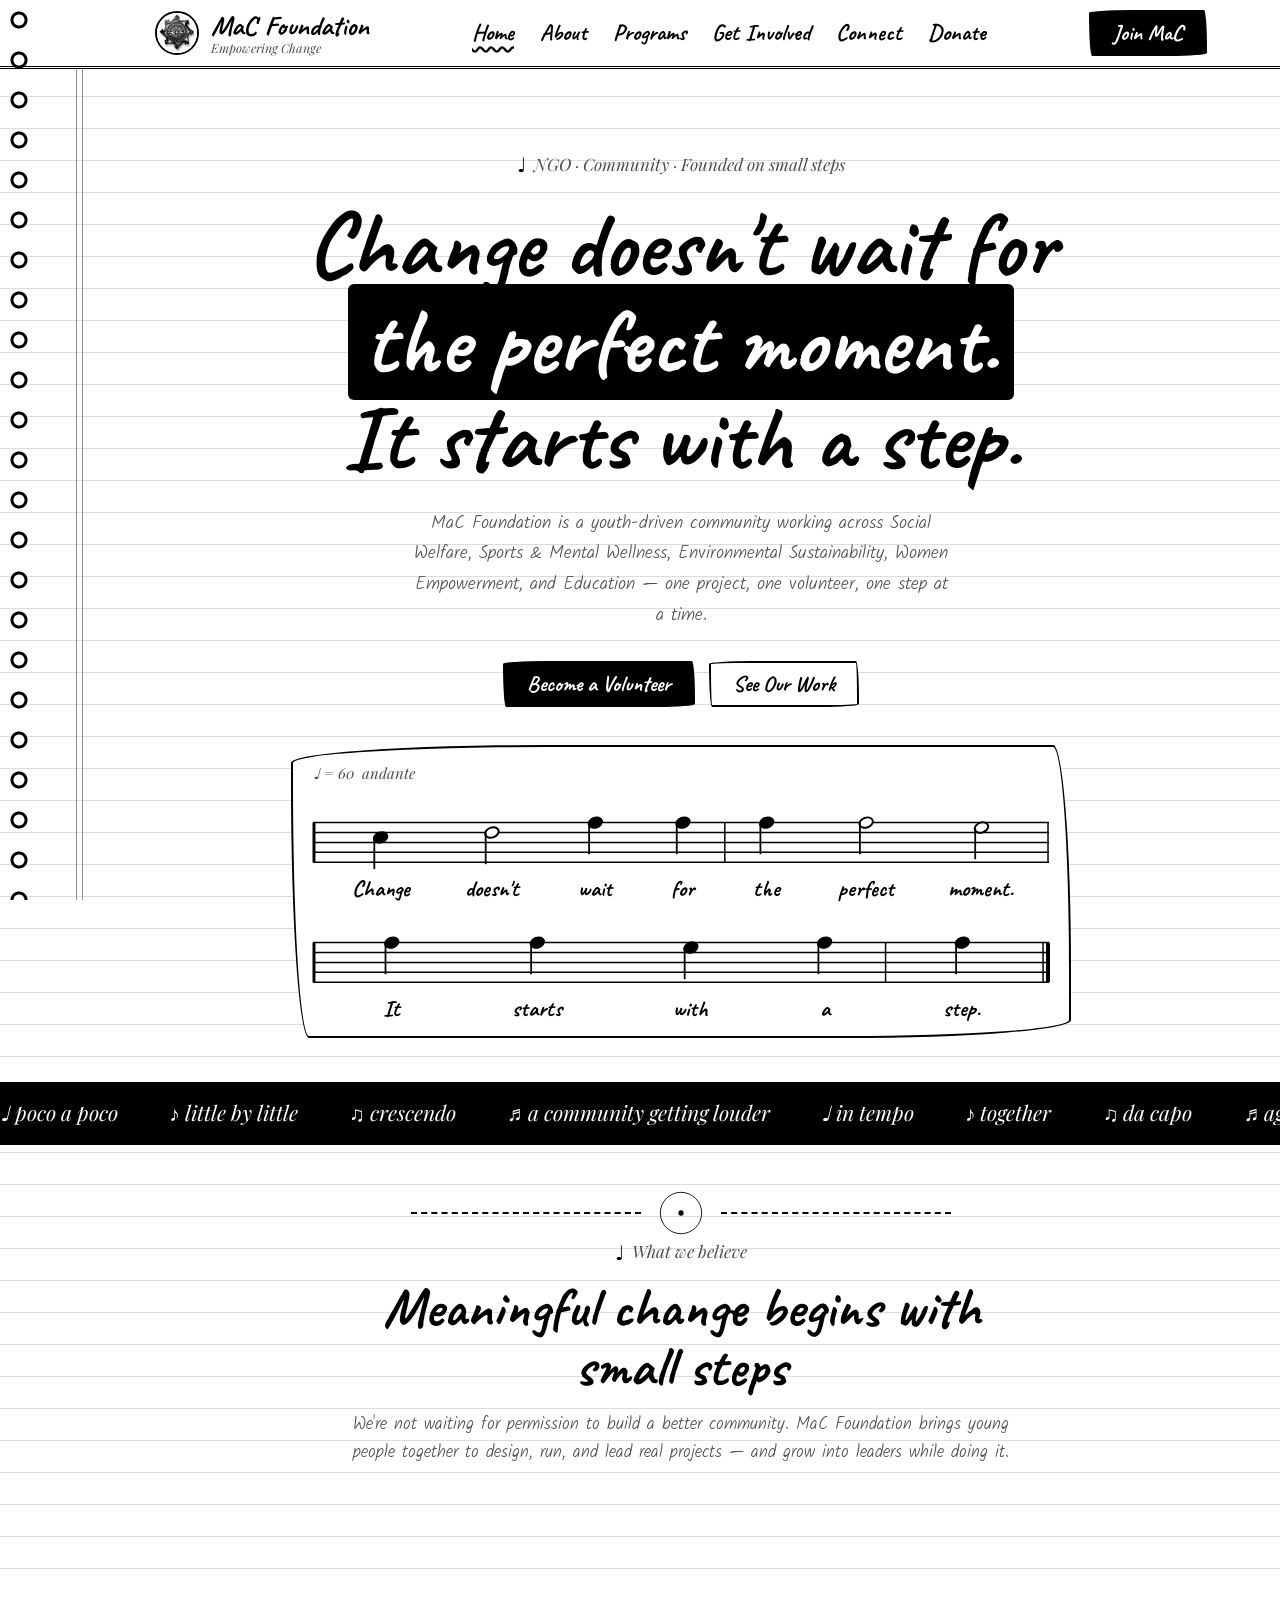
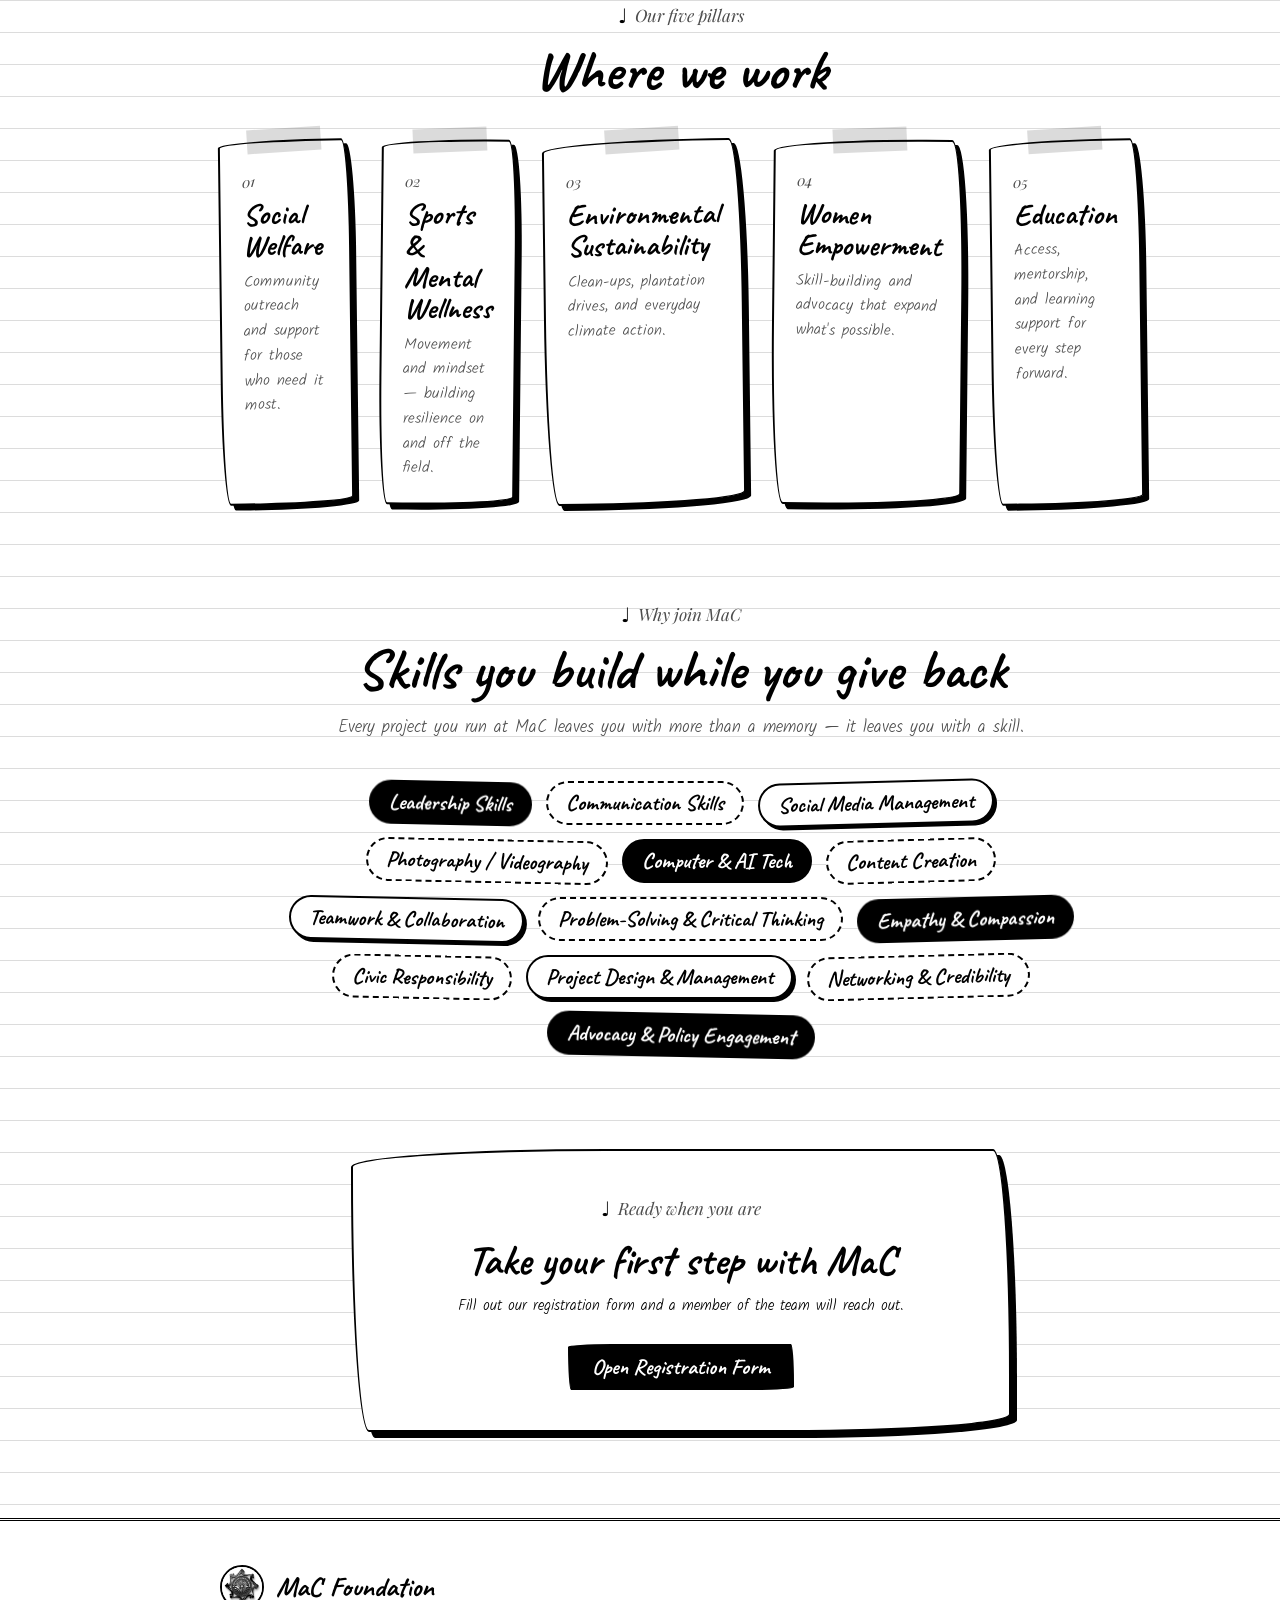
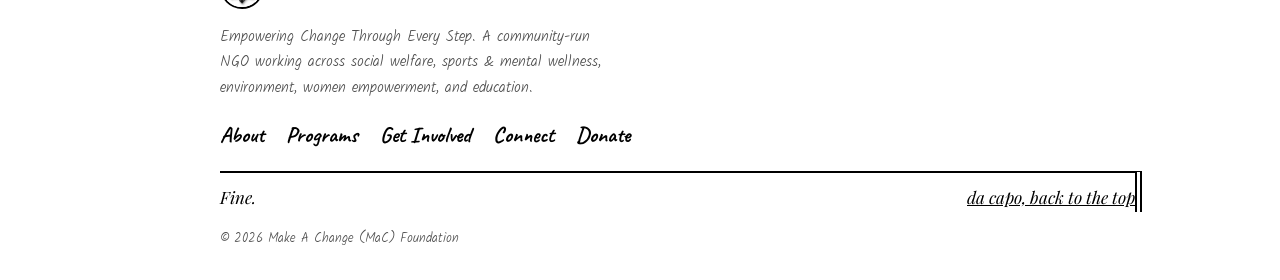
<file: index.html>
<!DOCTYPE html>
<html lang="en">
<head>
<meta charset="UTF-8">
<meta name="viewport" content="width=device-width, initial-scale=1.0">
<title>MaC Foundation — Empowering Change Through Every Step</title>
<meta name="description" content="Make A Change (MaC) Foundation is a youth-driven NGO working across Social Welfare, Sports & Mental Wellness, Environmental Sustainability, Women Empowerment, and Education.">
<link rel="icon" href="assets/logo.jpg">
<link rel="preconnect" href="https://fonts.googleapis.com">
<link href="https://fonts.googleapis.com/css2?family=Caveat:wght@500;700&family=Kalam:wght@300;400&family=Playfair+Display:ital@1&display=swap" rel="stylesheet">
<link rel="stylesheet" href="assets/style.css">
<script>document.documentElement.classList.add("js");try{var p=location.pathname.split("/").pop();if(!(p===""||p==="index.html")&&sessionStorage.getItem("mac-seen"))document.documentElement.classList.add("no-loader");sessionStorage.setItem("mac-seen","1")}catch(e){}</script>
</head>
<body>
<div class="loader" id="loader" role="status" aria-label="Loading">
  <div class="loader-page">
    <p class="loader-text"><span>Good things take time</span></p>
    <div class="loader-staff"><i></i><i></i><i></i><i></i><i></i><b></b></div>
    <p class="loader-sub">♩ = 40 &nbsp;adagio</p>
  </div>
  <p class="loader-skip">tap to skip</p>
</div>


<header class="site">
  <div class="nav-row">
    <a href="index.html" class="brand">
      <img src="assets/logo.jpg" alt="MaC Foundation emblem">
      <span class="word"><b>MaC</b> Foundation<span>Empowering Change</span></span>
    </a>
    <nav class="links">
      <a href="index.html">Home</a>
      <a href="about.html">About</a>
      <a href="programs.html">Programs</a>
      <a href="get-involved.html">Get Involved</a>
      <a href="contact.html">Connect</a>
      <a href="donate.html">Donate</a>
    </nav>
    <a class="nav-cta" href="get-involved.html">Join MaC</a>
    <button class="menu-btn" aria-label="Toggle menu">☰</button>
  </div>
</header>

<section class="hero">
    <div class="wrap hero-inner">
    <div class="eyebrow" style="justify-content:center;">NGO · Community · Founded on small steps</div>
    <h1>Change doesn't wait for<br><em>the perfect moment.</em><br>It starts with a step.</h1>
    <p class="lede">MaC Foundation is a youth-driven community working across Social Welfare, Sports &amp; Mental Wellness, Environmental Sustainability, Women Empowerment, and Education — one project, one volunteer, one step at a time.</p>
    <div class="hero-ctas">
      <a class="btn btn-primary" href="get-involved.html">Become a Volunteer</a>
      <a class="btn btn-ghost" href="programs.html">See Our Work</a>
    </div>
    <div class="melody" data-lyrics="Change doesn't wait for the perfect moment. It starts with a step." data-tempo="andante"></div>
  </div>
</section>

<div class="marquee" aria-hidden="true"><div><span>♩ poco a poco</span> <span>♪ little by little</span> <span>♫ crescendo</span> <span>♬ a community getting louder</span> <span>♩ in tempo</span> <span>♪ together</span> <span>♫ da capo</span> <span>♬ again, and again</span><span>♩ poco a poco</span> <span>♪ little by little</span> <span>♫ crescendo</span> <span>♬ a community getting louder</span> <span>♩ in tempo</span> <span>♪ together</span> <span>♫ da capo</span> <span>♬ again, and again</span></div></div>

<section>
  <div class="wrap">
    <div class="wheel-divider reveal">
      <span class="bar"></span>
      <svg class="hub" viewBox="0 0 100 100">
        <circle cx="50" cy="50" r="47" fill="none" stroke="var(--line-strong)" stroke-width="2"/>
        <circle cx="50" cy="50" r="6" fill="var(--ink-2)"/>
      </svg>
      <span class="bar right"></span>
    </div>
    <div class="section-head reveal">
      <div class="eyebrow" style="justify-content:center;">What we believe</div>
      <h2>Meaningful change begins with small steps</h2>
      <p>We're not waiting for permission to build a better community. MaC Foundation brings young people together to design, run, and lead real projects — and grow into leaders while doing it.</p>
    </div>
  </div>
</section>

<section>
  <div class="wrap">
    <div class="section-head reveal">
      <div class="eyebrow" style="justify-content:center;">Our five pillars</div>
      <h2>Where we work</h2>
    </div>
    <div class="grid cols-5">
      <div class="card reveal">
        <div class="num">01</div>
        <h3>Social Welfare</h3>
        <p>Community outreach and support for those who need it most.</p>
      </div>
      <div class="card reveal">
        <div class="num">02</div>
        <h3>Sports &amp; Mental Wellness</h3>
        <p>Movement and mindset — building resilience on and off the field.</p>
      </div>
      <div class="card reveal">
        <div class="num">03</div>
        <h3>Environmental Sustainability</h3>
        <p>Clean-ups, plantation drives, and everyday climate action.</p>
      </div>
      <div class="card reveal">
        <div class="num">04</div>
        <h3>Women Empowerment</h3>
        <p>Skill-building and advocacy that expand what's possible.</p>
      </div>
      <div class="card reveal">
        <div class="num">05</div>
        <h3>Education</h3>
        <p>Access, mentorship, and learning support for every step forward.</p>
      </div>
    </div>
  </div>
</section>

<section>
  <div class="wrap">
    <div class="section-head reveal">
      <div class="eyebrow" style="justify-content:center;">Why join MaC</div>
      <h2>Skills you build while you give back</h2>
      <p>Every project you run at MaC leaves you with more than a memory — it leaves you with a skill.</p>
    </div>
    <div class="chip-grid reveal">
      <span class="chip accent-1">Leadership Skills</span>
      <span class="chip">Communication Skills</span>
      <span class="chip accent-2">Social Media Management</span>
      <span class="chip">Photography / Videography</span>
      <span class="chip accent-1">Computer &amp; AI Tech</span>
      <span class="chip">Content Creation</span>
      <span class="chip accent-2">Teamwork &amp; Collaboration</span>
      <span class="chip">Problem-Solving &amp; Critical Thinking</span>
      <span class="chip accent-1">Empathy &amp; Compassion</span>
      <span class="chip">Civic Responsibility</span>
      <span class="chip accent-2">Project Design &amp; Management</span>
      <span class="chip">Networking &amp; Credibility</span>
      <span class="chip accent-1">Advocacy &amp; Policy Engagement</span>
    </div>
  </div>
</section>

<section>
  <div class="wrap">
    <div class="form-panel reveal" style="text-align:center;">
      <div class="eyebrow" style="justify-content:center;">Ready when you are</div>
      <h2 style="margin:14px 0 12px; font-size:28px;">Take your first step with MaC</h2>
      <p style="color:var(--text-dim); font-size:14.5px; margin-bottom:24px;">Fill out our registration form and a member of the team will reach out.</p>
      <a class="btn btn-primary" href="https://docs.google.com/forms/d/e/1FAIpQLSfW98B5haho9LvxrbwwzlAPbi4ExffO91Ml_QFrFjEGPkQFaA/viewform" target="_blank" rel="noopener">Open Registration Form</a>
    </div>
  </div>
</section>

<footer class="site">
  <div class="wrap">
    <a href="index.html" class="brand">
      <img src="assets/logo.jpg" alt="MaC Foundation emblem">
      <span class="word"><b>MaC</b> Foundation</span>
    </a>
    <p class="tag">Empowering Change Through Every Step. A community-run NGO working across social welfare, sports &amp; mental wellness, environment, women empowerment, and education.</p>
    <nav class="fnav">
      <a href="about.html">About</a>
      <a href="programs.html">Programs</a>
      <a href="get-involved.html">Get Involved</a>
      <a href="contact.html">Connect</a>
      <a href="donate.html">Donate</a>
    </nav>
    <div class="fine"><span>Fine.</span><a href="#">da capo, back to the top</a></div>
    <p class="copy">© 2026 Make A Change (MaC) Foundation</p>
  </div>
</footer>

<script src="assets/script.js"></script>
</body>
</html>
</file>
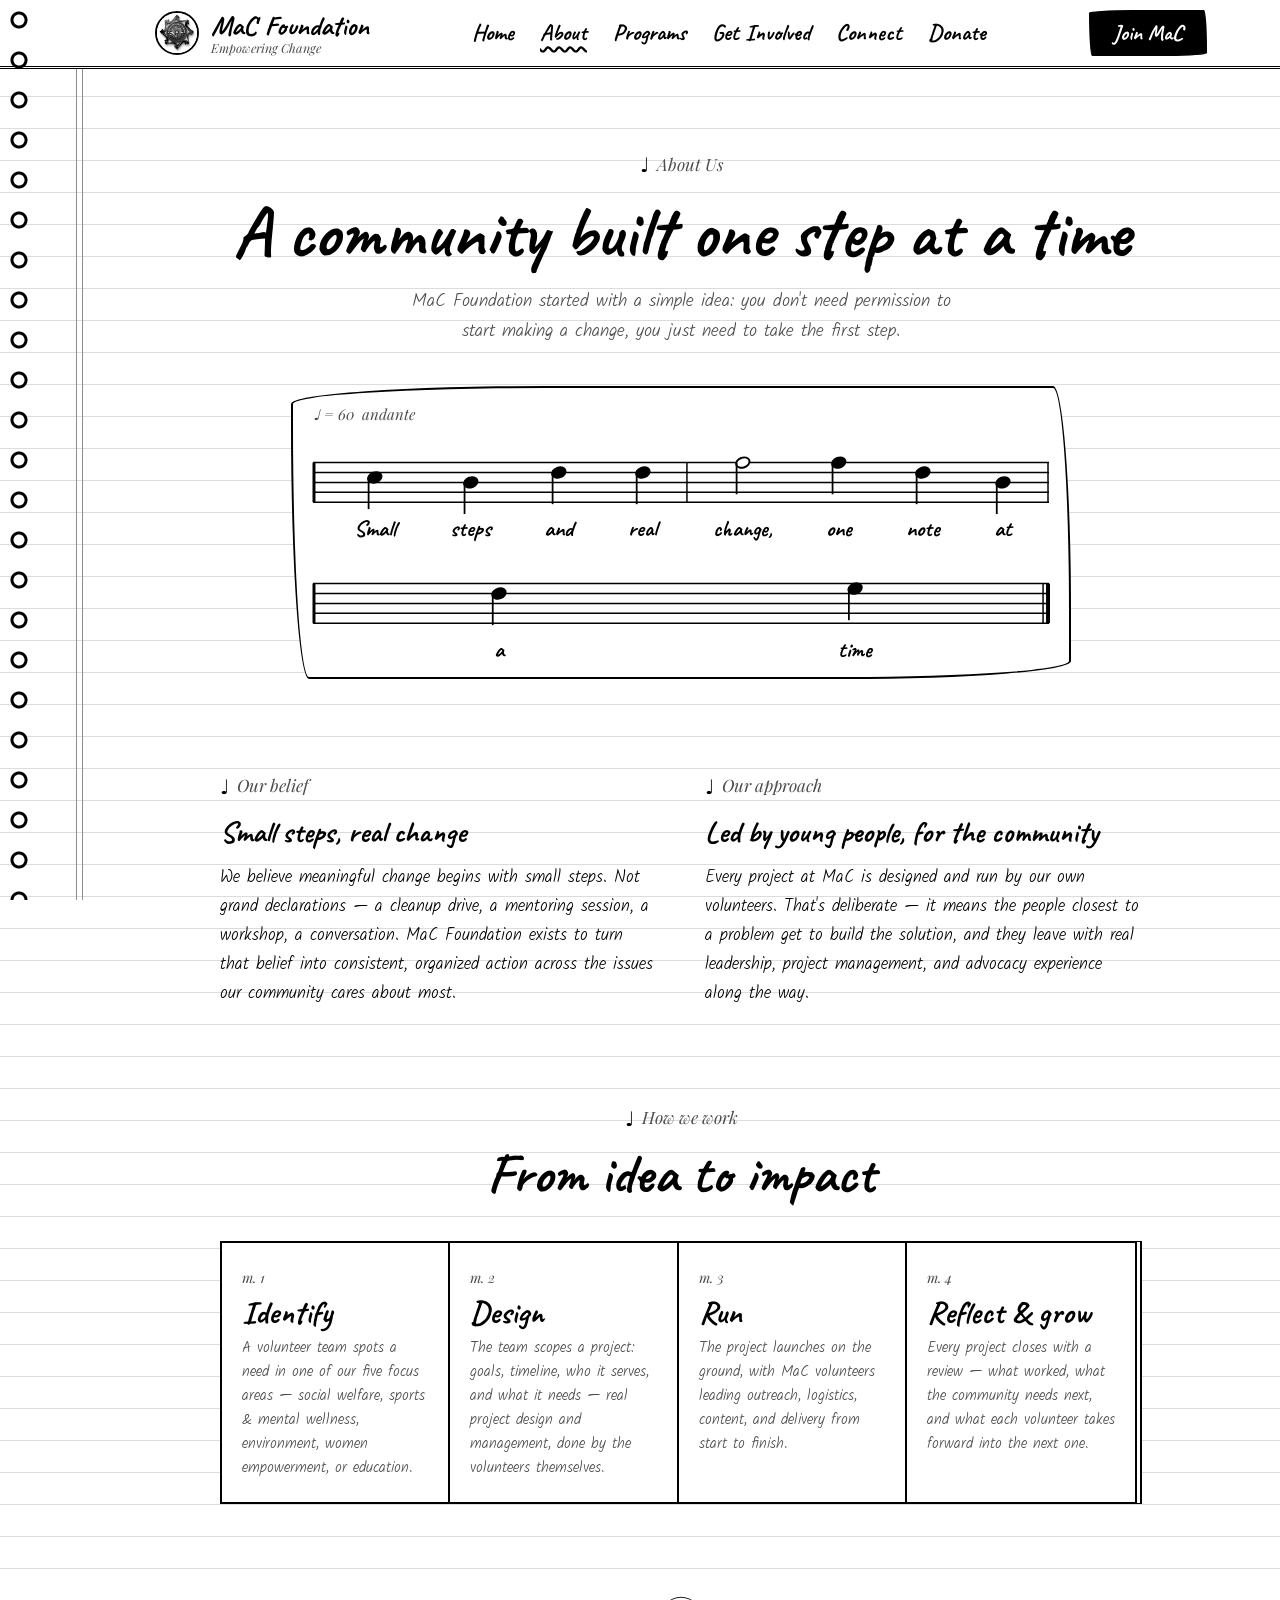
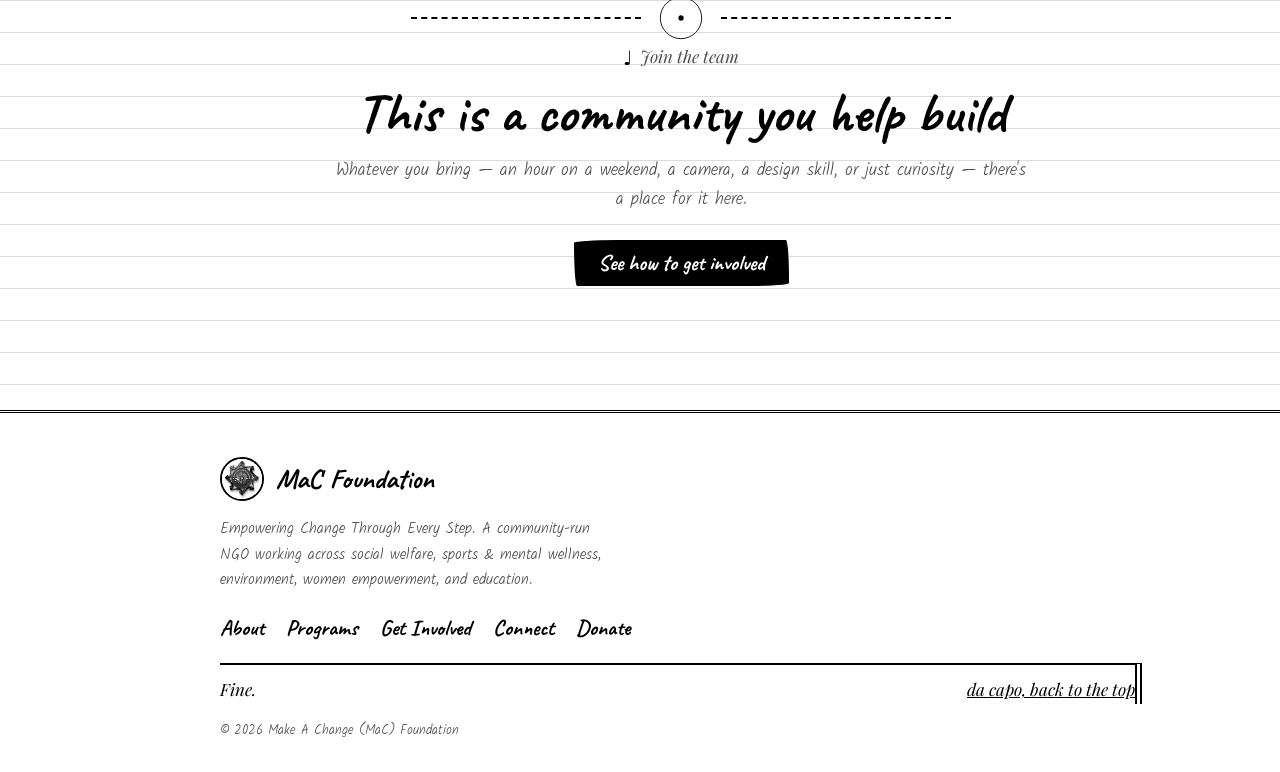
<file: about.html>
<!DOCTYPE html>
<html lang="en">
<head>
<meta charset="UTF-8">
<meta name="viewport" content="width=device-width, initial-scale=1.0">
<title>About — MaC Foundation</title>
<meta name="description" content="About Make A Change (MaC) Foundation — our belief, our approach, and the way we work.">
<link rel="icon" href="assets/logo.jpg">
<link rel="preconnect" href="https://fonts.googleapis.com">
<link href="https://fonts.googleapis.com/css2?family=Caveat:wght@500;700&family=Kalam:wght@300;400&family=Playfair+Display:ital@1&display=swap" rel="stylesheet">
<link rel="stylesheet" href="assets/style.css">
<script>document.documentElement.classList.add("js");try{var p=location.pathname.split("/").pop();if(!(p===""||p==="index.html")&&sessionStorage.getItem("mac-seen"))document.documentElement.classList.add("no-loader");sessionStorage.setItem("mac-seen","1")}catch(e){}</script>
</head>
<body>
<div class="loader" id="loader" role="status" aria-label="Loading">
  <div class="loader-page">
    <p class="loader-text"><span>Good things take time</span></p>
    <div class="loader-staff"><i></i><i></i><i></i><i></i><i></i><b></b></div>
    <p class="loader-sub">♩ = 40 &nbsp;adagio</p>
  </div>
  <p class="loader-skip">tap to skip</p>
</div>


<header class="site">
  <div class="nav-row">
    <a href="index.html" class="brand">
      <img src="assets/logo.jpg" alt="MaC Foundation emblem">
      <span class="word"><b>MaC</b> Foundation<span>Empowering Change</span></span>
    </a>
    <nav class="links">
      <a href="index.html">Home</a>
      <a href="about.html">About</a>
      <a href="programs.html">Programs</a>
      <a href="get-involved.html">Get Involved</a>
      <a href="contact.html">Connect</a>
      <a href="donate.html">Donate</a>
    </nav>
    <a class="nav-cta" href="get-involved.html">Join MaC</a>
    <button class="menu-btn" aria-label="Toggle menu">☰</button>
  </div>
</header>

<section class="page-hero">
    <div class="wrap">
    <div class="eyebrow" style="justify-content:center;">About Us</div>
    <h1>A community built one step at a time</h1>
    <p>MaC Foundation started with a simple idea: you don't need permission to start making a change, you just need to take the first step.</p>
    <div class="melody" data-lyrics="Small steps and real change, one note at a time" data-tempo="andante"></div>
  </div>
</section>

<section>
  <div class="wrap">
    <div class="grid cols-2" style="align-items:center; gap:48px;">
      <div class="reveal">
        <div class="eyebrow">Our belief</div>
        <h2 style="font-size:30px; margin:14px 0 16px;">Small steps, real change</h2>
        <p style="color:var(--text-dim);">We believe meaningful change begins with small steps. Not grand declarations — a cleanup drive, a mentoring session, a workshop, a conversation. MaC Foundation exists to turn that belief into consistent, organized action across the issues our community cares about most.</p>
      </div>
      <div class="reveal">
        <div class="eyebrow">Our approach</div>
        <h2 style="font-size:30px; margin:14px 0 16px;">Led by young people, for the community</h2>
        <p style="color:var(--text-dim);">Every project at MaC is designed and run by our own volunteers. That's deliberate — it means the people closest to a problem get to build the solution, and they leave with real leadership, project management, and advocacy experience along the way.</p>
      </div>
    </div>
  </div>
</section>

<section>
  <div class="wrap">
    <div class="section-head reveal">
      <div class="eyebrow" style="justify-content:center;">How we work</div>
      <h2>From idea to impact</h2>
    </div>
    <div class="timeline">
      <div class="item reveal">
        <h4>Identify</h4>
        <p>A volunteer team spots a need in one of our five focus areas — social welfare, sports &amp; mental wellness, environment, women empowerment, or education.</p>
      </div>
      <div class="item reveal">
        <h4>Design</h4>
        <p>The team scopes a project: goals, timeline, who it serves, and what it needs — real project design and management, done by the volunteers themselves.</p>
      </div>
      <div class="item reveal">
        <h4>Run</h4>
        <p>The project launches on the ground, with MaC volunteers leading outreach, logistics, content, and delivery from start to finish.</p>
      </div>
      <div class="item reveal">
        <h4>Reflect &amp; grow</h4>
        <p>Every project closes with a review — what worked, what the community needs next, and what each volunteer takes forward into the next one.</p>
      </div>
    </div>
  </div>
</section>

<section>
  <div class="wrap">
    <div class="wheel-divider reveal">
      <span class="bar"></span>
      <svg class="hub" viewBox="0 0 100 100">
        <circle cx="50" cy="50" r="47" fill="none" stroke="var(--line-strong)" stroke-width="2"/>
        <circle cx="50" cy="50" r="6" fill="var(--ink-2)"/>
      </svg>
      <span class="bar right"></span>
    </div>
    <div class="section-head reveal">
      <div class="eyebrow" style="justify-content:center;">Join the team</div>
      <h2>This is a community you help build</h2>
      <p>Whatever you bring — an hour on a weekend, a camera, a design skill, or just curiosity — there's a place for it here.</p>
      <div style="margin-top:26px;">
        <a class="btn btn-primary" href="get-involved.html">See how to get involved</a>
      </div>
    </div>
  </div>
</section>

<footer class="site">
  <div class="wrap">
    <a href="index.html" class="brand">
      <img src="assets/logo.jpg" alt="MaC Foundation emblem">
      <span class="word"><b>MaC</b> Foundation</span>
    </a>
    <p class="tag">Empowering Change Through Every Step. A community-run NGO working across social welfare, sports &amp; mental wellness, environment, women empowerment, and education.</p>
    <nav class="fnav">
      <a href="about.html">About</a>
      <a href="programs.html">Programs</a>
      <a href="get-involved.html">Get Involved</a>
      <a href="contact.html">Connect</a>
      <a href="donate.html">Donate</a>
    </nav>
    <div class="fine"><span>Fine.</span><a href="#">da capo, back to the top</a></div>
    <p class="copy">© 2026 Make A Change (MaC) Foundation</p>
  </div>
</footer>

<script src="assets/script.js"></script>
</body>
</html>
</file>
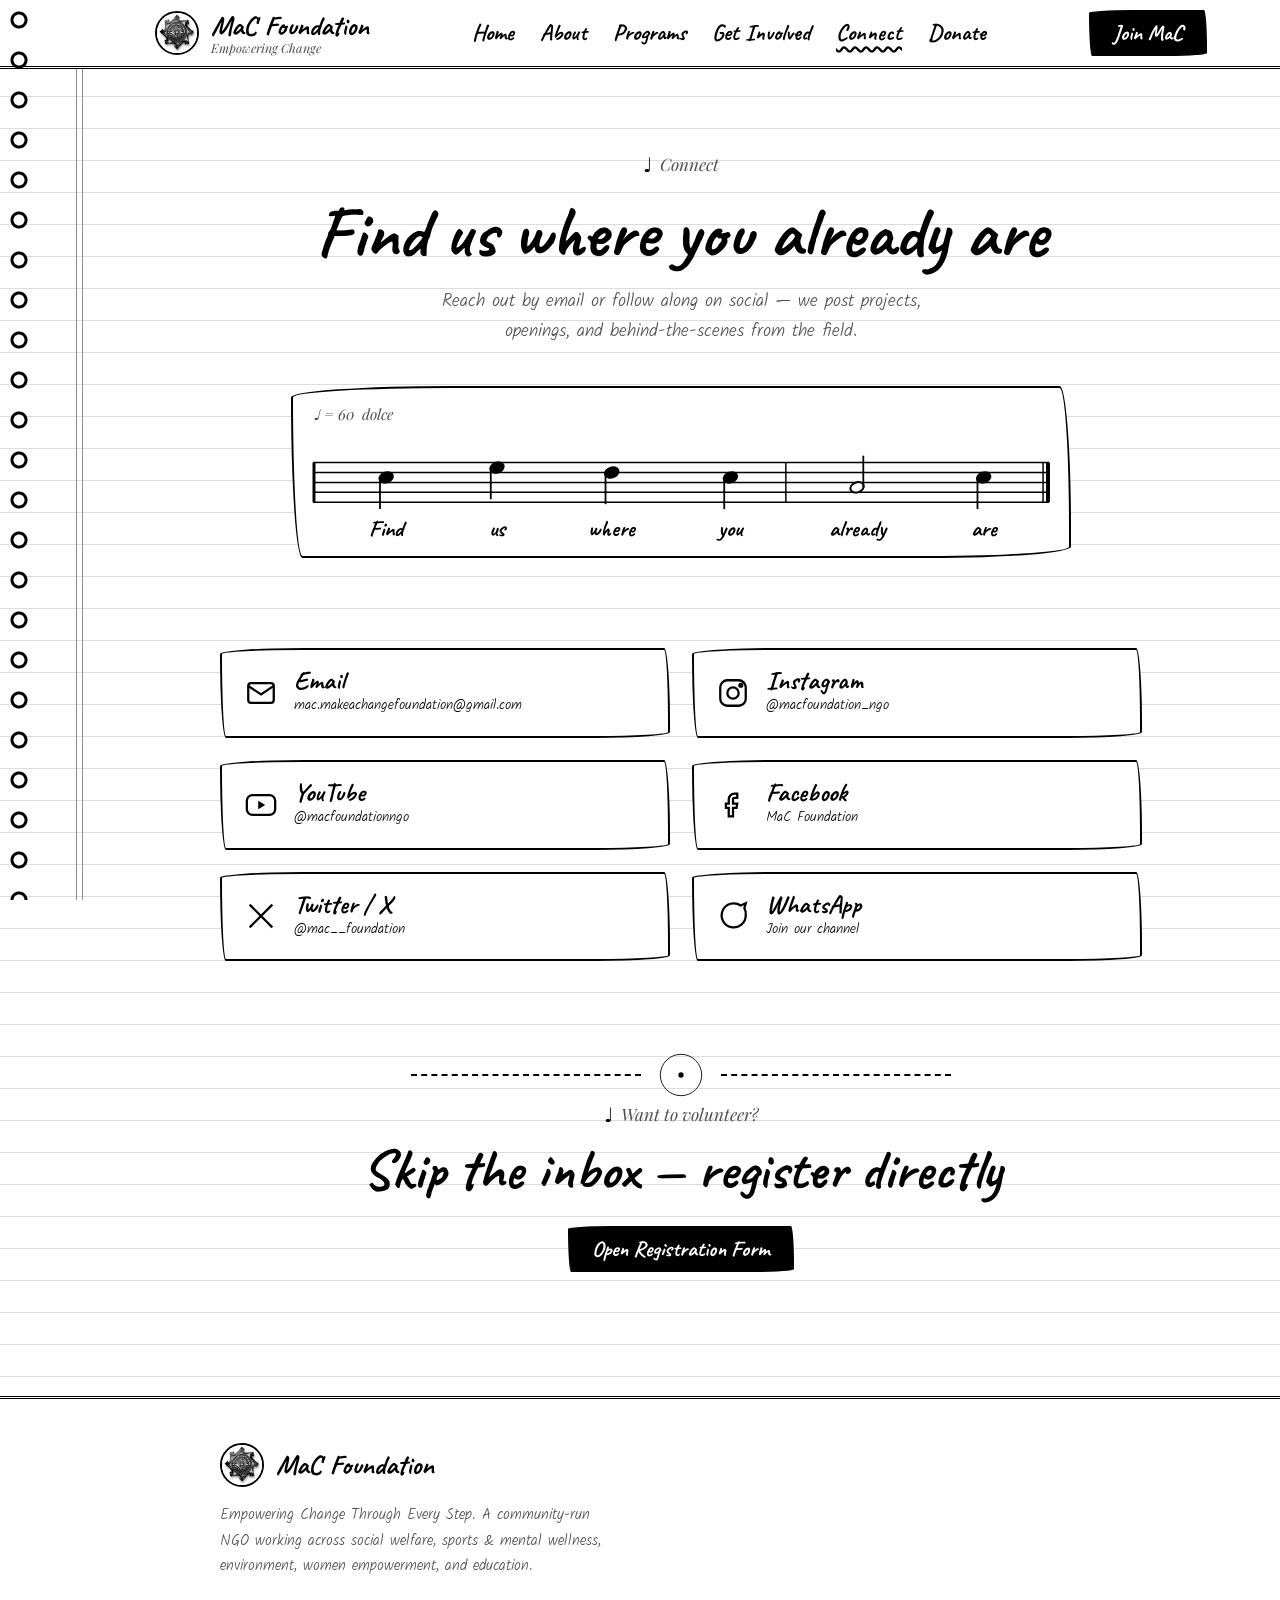
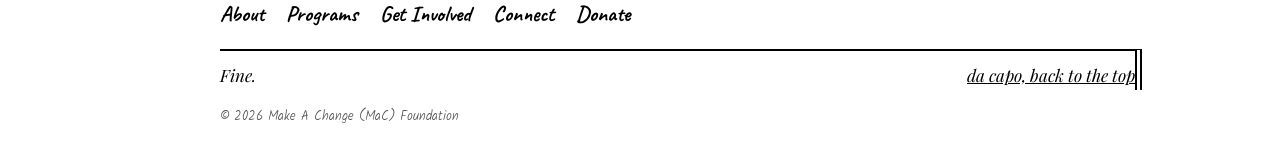
<file: contact.html>
<!DOCTYPE html>
<html lang="en">
<head>
<meta charset="UTF-8">
<meta name="viewport" content="width=device-width, initial-scale=1.0">
<title>Connect — MaC Foundation</title>
<meta name="description" content="Connect with MaC Foundation via email, Instagram, YouTube, Facebook, Twitter/X, or WhatsApp.">
<link rel="icon" href="assets/logo.jpg">
<link rel="preconnect" href="https://fonts.googleapis.com">
<link href="https://fonts.googleapis.com/css2?family=Caveat:wght@500;700&family=Kalam:wght@300;400&family=Playfair+Display:ital@1&display=swap" rel="stylesheet">
<link rel="stylesheet" href="assets/style.css">
<script>document.documentElement.classList.add("js");try{var p=location.pathname.split("/").pop();if(!(p===""||p==="index.html")&&sessionStorage.getItem("mac-seen"))document.documentElement.classList.add("no-loader");sessionStorage.setItem("mac-seen","1")}catch(e){}</script>
</head>
<body>
<div class="loader" id="loader" role="status" aria-label="Loading">
  <div class="loader-page">
    <p class="loader-text"><span>Good things take time</span></p>
    <div class="loader-staff"><i></i><i></i><i></i><i></i><i></i><b></b></div>
    <p class="loader-sub">♩ = 40 &nbsp;adagio</p>
  </div>
  <p class="loader-skip">tap to skip</p>
</div>


<header class="site">
  <div class="nav-row">
    <a href="index.html" class="brand">
      <img src="assets/logo.jpg" alt="MaC Foundation emblem">
      <span class="word"><b>MaC</b> Foundation<span>Empowering Change</span></span>
    </a>
    <nav class="links">
      <a href="index.html">Home</a>
      <a href="about.html">About</a>
      <a href="programs.html">Programs</a>
      <a href="get-involved.html">Get Involved</a>
      <a href="contact.html">Connect</a>
      <a href="donate.html">Donate</a>
    </nav>
    <a class="nav-cta" href="get-involved.html">Join MaC</a>
    <button class="menu-btn" aria-label="Toggle menu">☰</button>
  </div>
</header>

<section class="page-hero">
    <div class="wrap">
    <div class="eyebrow" style="justify-content:center;">Connect</div>
    <h1>Find us where you already are</h1>
    <p>Reach out by email or follow along on social — we post projects, openings, and behind-the-scenes from the field.</p>
    <div class="melody" data-lyrics="Find us where you already are" data-tempo="dolce"></div>
  </div>
</section>

<section>
  <div class="wrap">
    <div class="connect-grid">

      <a class="connect-item reveal" href="mailto:mac.makeachangefoundation@gmail.com">
        <svg class="ic" viewBox="0 0 24 24" fill="none" stroke="currentColor" stroke-width="1.6"><rect x="3" y="5" width="18" height="14" rx="2"/><path d="M3 7l9 6 9-6"/></svg>
        <span><span class="lbl">Email</span><span class="val">mac.makeachangefoundation@gmail.com</span></span>
      </a>

      <a class="connect-item reveal" href="https://www.instagram.com/macfoundation_ngo?igsh=dXZ3bWJzcTluMWpu" target="_blank" rel="noopener">
        <svg class="ic" viewBox="0 0 24 24" fill="none" stroke="currentColor" stroke-width="1.6"><rect x="3" y="3" width="18" height="18" rx="5"/><circle cx="12" cy="12" r="4"/><circle cx="17.5" cy="6.5" r="1"/></svg>
        <span><span class="lbl">Instagram</span><span class="val">@macfoundation_ngo</span></span>
      </a>

      <a class="connect-item reveal" href="https://youtube.com/@macfoundationngo?si=JVapJyybpXSwCKyN" target="_blank" rel="noopener">
        <svg class="ic" viewBox="0 0 24 24" fill="none" stroke="currentColor" stroke-width="1.6"><rect x="2" y="5" width="20" height="14" rx="4"/><path d="M10 9l5 3-5 3z" fill="currentColor" stroke="none"/></svg>
        <span><span class="lbl">YouTube</span><span class="val">@macfoundationngo</span></span>
      </a>

      <a class="connect-item reveal" href="https://www.facebook.com/share/1N3viEQhNg/" target="_blank" rel="noopener">
        <svg class="ic" viewBox="0 0 24 24" fill="none" stroke="currentColor" stroke-width="1.6"><path d="M15 4h-2a4 4 0 0 0-4 4v3H7v3h2v6h3v-6h2.5l.5-3H12V8a1 1 0 0 1 1-1h2z"/></svg>
        <span><span class="lbl">Facebook</span><span class="val">MaC Foundation</span></span>
      </a>

      <a class="connect-item reveal" href="https://x.com/mac__foundation" target="_blank" rel="noopener">
        <svg class="ic" viewBox="0 0 24 24" fill="none" stroke="currentColor" stroke-width="1.6"><path d="M4 4l16 16M20 4L4 20"/></svg>
        <span><span class="lbl">Twitter / X</span><span class="val">@mac__foundation</span></span>
      </a>

      <a class="connect-item reveal" href="https://whatsapp.com/channel/0029VbAyIFsGE56fdyL5jf0V" target="_blank" rel="noopener">
        <svg class="ic" viewBox="0 0 24 24" fill="none" stroke="currentColor" stroke-width="1.6"><path d="M21 11.5a8.5 8.5 0 1 1-3.6-6.9L21 3l-1 3.4A8.46 8.46 0 0 1 21 11.5z"/></svg>
        <span><span class="lbl">WhatsApp</span><span class="val">Join our channel</span></span>
      </a>

    </div>
  </div>
</section>

<section>
  <div class="wrap">
    <div class="wheel-divider reveal">
      <span class="bar"></span>
      <svg class="hub" viewBox="0 0 100 100">
        <circle cx="50" cy="50" r="47" fill="none" stroke="var(--line-strong)" stroke-width="2"/>
        <circle cx="50" cy="50" r="6" fill="var(--ink-2)"/>
      </svg>
      <span class="bar right"></span>
    </div>
    <div class="section-head reveal">
      <div class="eyebrow" style="justify-content:center;">Want to volunteer?</div>
      <h2>Skip the inbox — register directly</h2>
      <div style="margin-top:26px;">
        <a class="btn btn-primary" href="https://docs.google.com/forms/d/e/1FAIpQLSfW98B5haho9LvxrbwwzlAPbi4ExffO91Ml_QFrFjEGPkQFaA/viewform" target="_blank" rel="noopener">Open Registration Form</a>
      </div>
    </div>
  </div>
</section>

<footer class="site">
  <div class="wrap">
    <a href="index.html" class="brand">
      <img src="assets/logo.jpg" alt="MaC Foundation emblem">
      <span class="word"><b>MaC</b> Foundation</span>
    </a>
    <p class="tag">Empowering Change Through Every Step. A community-run NGO working across social welfare, sports &amp; mental wellness, environment, women empowerment, and education.</p>
    <nav class="fnav">
      <a href="about.html">About</a>
      <a href="programs.html">Programs</a>
      <a href="get-involved.html">Get Involved</a>
      <a href="contact.html">Connect</a>
      <a href="donate.html">Donate</a>
    </nav>
    <div class="fine"><span>Fine.</span><a href="#">da capo, back to the top</a></div>
    <p class="copy">© 2026 Make A Change (MaC) Foundation</p>
  </div>
</footer>

<script src="assets/script.js"></script>
</body>
</html>
</file>
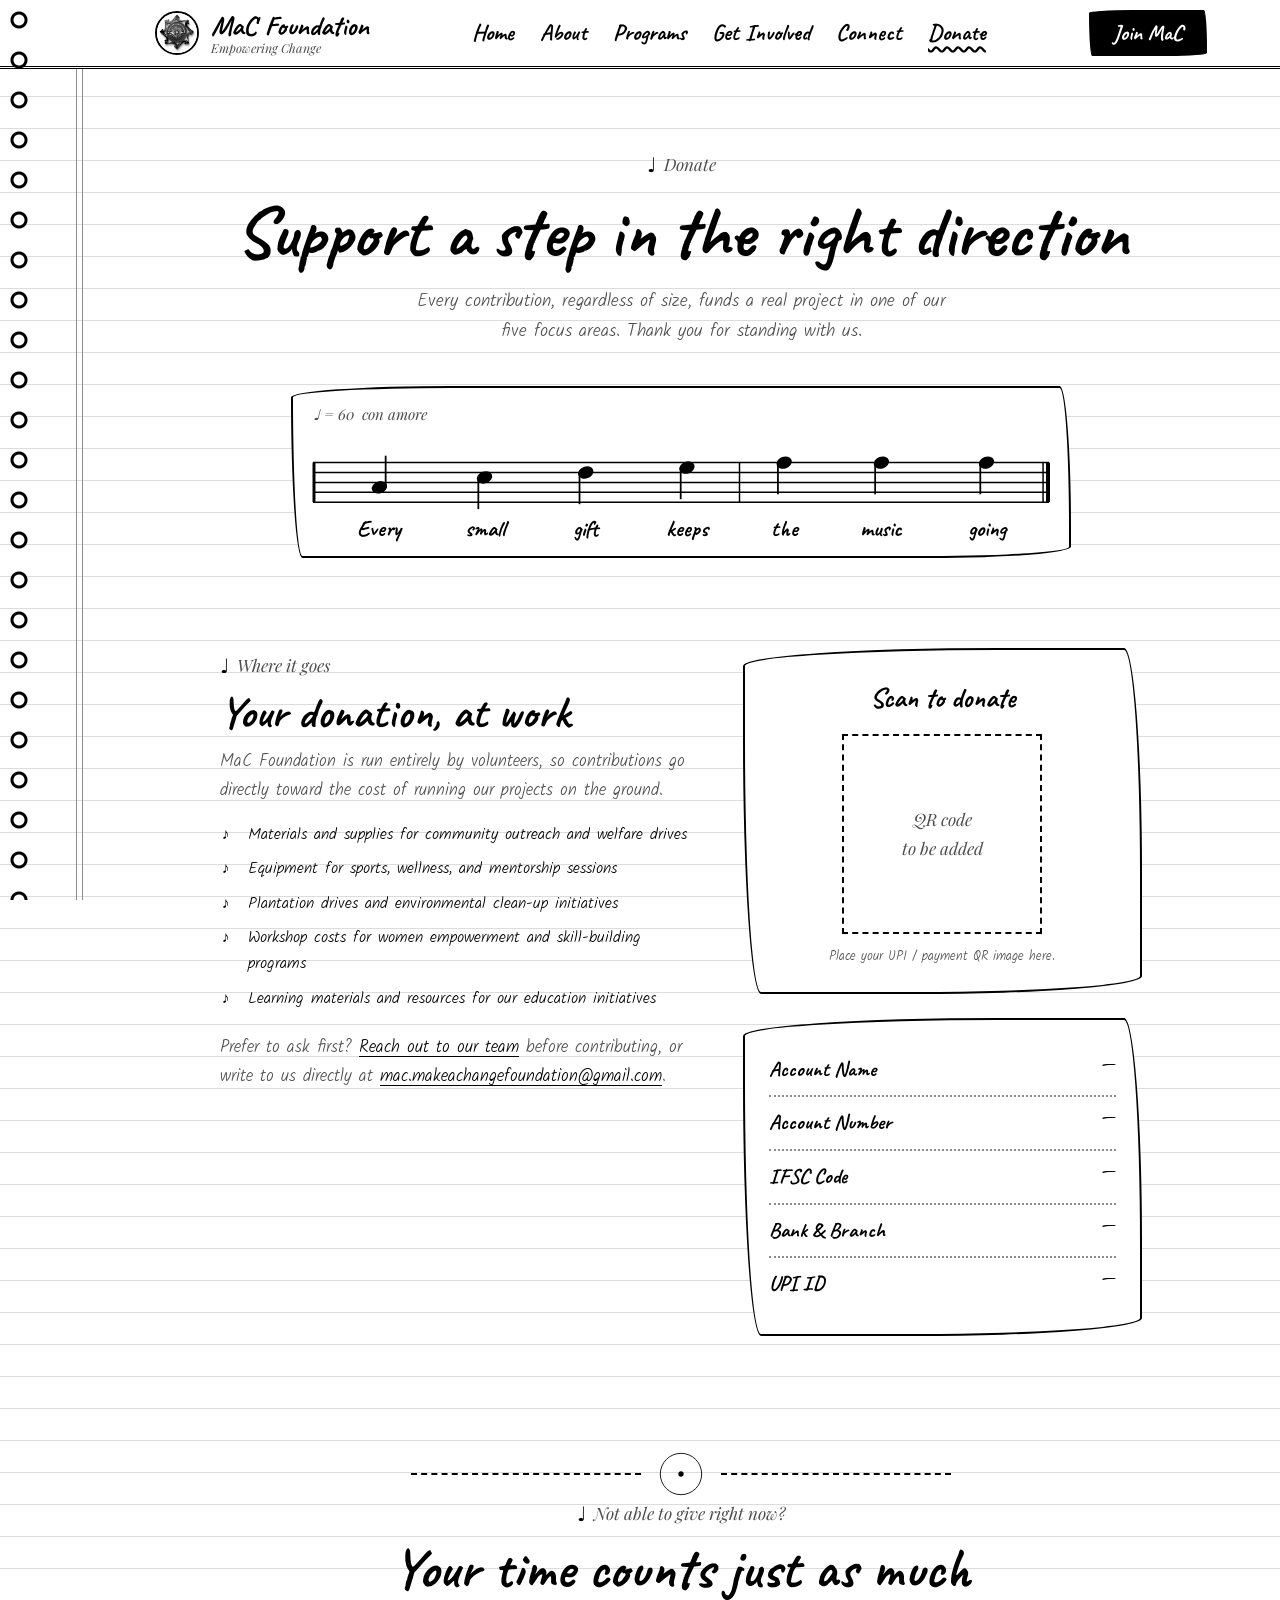
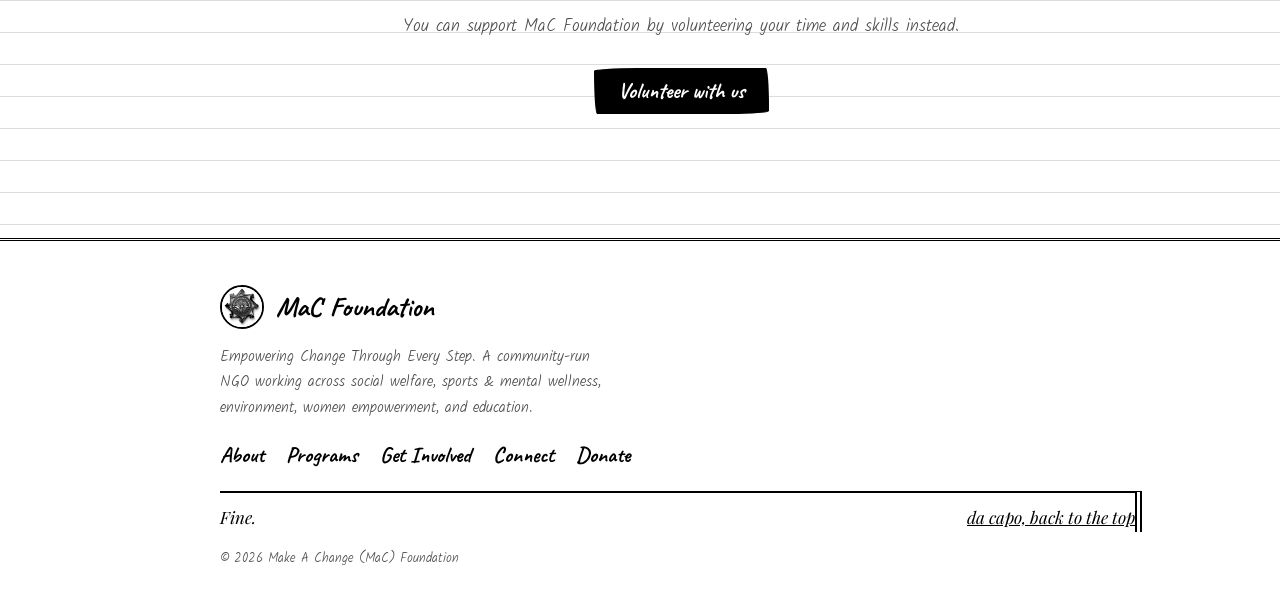
<file: donate.html>
<!DOCTYPE html>
<html lang="en">
<head>
<meta charset="UTF-8">
<meta name="viewport" content="width=device-width, initial-scale=1.0">
<title>Donate — MaC Foundation</title>
<meta name="description" content="Support Make A Change (MaC) Foundation's work in Social Welfare, Sports & Mental Wellness, Environment, Women Empowerment, and Education.">
<link rel="icon" href="assets/logo.jpg">
<link rel="preconnect" href="https://fonts.googleapis.com">
<link href="https://fonts.googleapis.com/css2?family=Caveat:wght@500;700&family=Kalam:wght@300;400&family=Playfair+Display:ital@1&display=swap" rel="stylesheet">
<link rel="stylesheet" href="assets/style.css">
<script>document.documentElement.classList.add("js");try{var p=location.pathname.split("/").pop();if(!(p===""||p==="index.html")&&sessionStorage.getItem("mac-seen"))document.documentElement.classList.add("no-loader");sessionStorage.setItem("mac-seen","1")}catch(e){}</script>
</head>
<body>
<div class="loader" id="loader" role="status" aria-label="Loading">
  <div class="loader-page">
    <p class="loader-text"><span>Good things take time</span></p>
    <div class="loader-staff"><i></i><i></i><i></i><i></i><i></i><b></b></div>
    <p class="loader-sub">♩ = 40 &nbsp;adagio</p>
  </div>
  <p class="loader-skip">tap to skip</p>
</div>


<header class="site">
  <div class="nav-row">
    <a href="index.html" class="brand">
      <img src="assets/logo.jpg" alt="MaC Foundation emblem">
      <span class="word"><b>MaC</b> Foundation<span>Empowering Change</span></span>
    </a>
    <nav class="links">
      <a href="index.html">Home</a>
      <a href="about.html">About</a>
      <a href="programs.html">Programs</a>
      <a href="get-involved.html">Get Involved</a>
      <a href="contact.html">Connect</a>
      <a href="donate.html">Donate</a>
    </nav>
    <a class="nav-cta" href="get-involved.html">Join MaC</a>
    <button class="menu-btn" aria-label="Toggle menu">☰</button>
  </div>
</header>

<section class="page-hero">
    <div class="wrap">
    <div class="eyebrow" style="justify-content:center;">Donate</div>
    <h1>Support a step in the right direction</h1>
    <p>Every contribution, regardless of size, funds a real project in one of our five focus areas. Thank you for standing with us.</p>
    <div class="melody" data-lyrics="Every small gift keeps the music going" data-tempo="con amore"></div>
  </div>
</section>

<section>
  <div class="wrap">
    <div class="donate-grid">

      <div class="donate-info reveal">
        <div class="eyebrow">Where it goes</div>
        <h2>Your donation, at work</h2>
        <p>MaC Foundation is run entirely by volunteers, so contributions go directly toward the cost of running our projects on the ground.</p>
        <ul>
          <li>Materials and supplies for community outreach and welfare drives</li>
          <li>Equipment for sports, wellness, and mentorship sessions</li>
          <li>Plantation drives and environmental clean-up initiatives</li>
          <li>Workshop costs for women empowerment and skill-building programs</li>
          <li>Learning materials and resources for our education initiatives</li>
        </ul>
        <p style="margin-top:22px;">Prefer to ask first? <a href="contact.html" style="color:var(--lavender); text-decoration:underline;">Reach out to our team</a> before contributing, or write to us directly at <a href="mailto:mac.makeachangefoundation@gmail.com" style="color:var(--lavender); text-decoration:underline;">mac.makeachangefoundation@gmail.com</a>.</p>
      </div>

      <div class="reveal">
        <div class="qr-panel">
          <div class="qr-label">Scan to donate</div>
          <div class="qr-box">
            <span>QR code<br>to be added</span>
          </div>
          <p class="qr-note">Place your UPI / payment QR image here.</p>
        </div>

        <div class="bank-panel">
          <div class="row"><span class="k">Account Name</span><span class="v">—</span></div>
          <div class="row"><span class="k">Account Number</span><span class="v">—</span></div>
          <div class="row"><span class="k">IFSC Code</span><span class="v">—</span></div>
          <div class="row"><span class="k">Bank &amp; Branch</span><span class="v">—</span></div>
          <div class="row"><span class="k">UPI ID</span><span class="v">—</span></div>
        </div>
      </div>

    </div>
  </div>
</section>

<section>
  <div class="wrap">
    <div class="wheel-divider reveal">
      <span class="bar"></span>
      <svg class="hub" viewBox="0 0 100 100">
        <circle cx="50" cy="50" r="47" fill="none" stroke="var(--line-strong)" stroke-width="2"/>
        <circle cx="50" cy="50" r="6" fill="var(--ink-2)"/>
      </svg>
      <span class="bar right"></span>
    </div>
    <div class="section-head reveal">
      <div class="eyebrow" style="justify-content:center;">Not able to give right now?</div>
      <h2>Your time counts just as much</h2>
      <p>You can support MaC Foundation by volunteering your time and skills instead.</p>
      <div style="margin-top:26px;">
        <a class="btn btn-primary" href="get-involved.html">Volunteer with us</a>
      </div>
    </div>
  </div>
</section>

<footer class="site">
  <div class="wrap">
    <a href="index.html" class="brand">
      <img src="assets/logo.jpg" alt="MaC Foundation emblem">
      <span class="word"><b>MaC</b> Foundation</span>
    </a>
    <p class="tag">Empowering Change Through Every Step. A community-run NGO working across social welfare, sports &amp; mental wellness, environment, women empowerment, and education.</p>
    <nav class="fnav">
      <a href="about.html">About</a>
      <a href="programs.html">Programs</a>
      <a href="get-involved.html">Get Involved</a>
      <a href="contact.html">Connect</a>
      <a href="donate.html">Donate</a>
    </nav>
    <div class="fine"><span>Fine.</span><a href="#">da capo, back to the top</a></div>
    <p class="copy">© 2026 Make A Change (MaC) Foundation</p>
  </div>
</footer>

<script src="assets/script.js"></script>
</body>
</html>
</file>
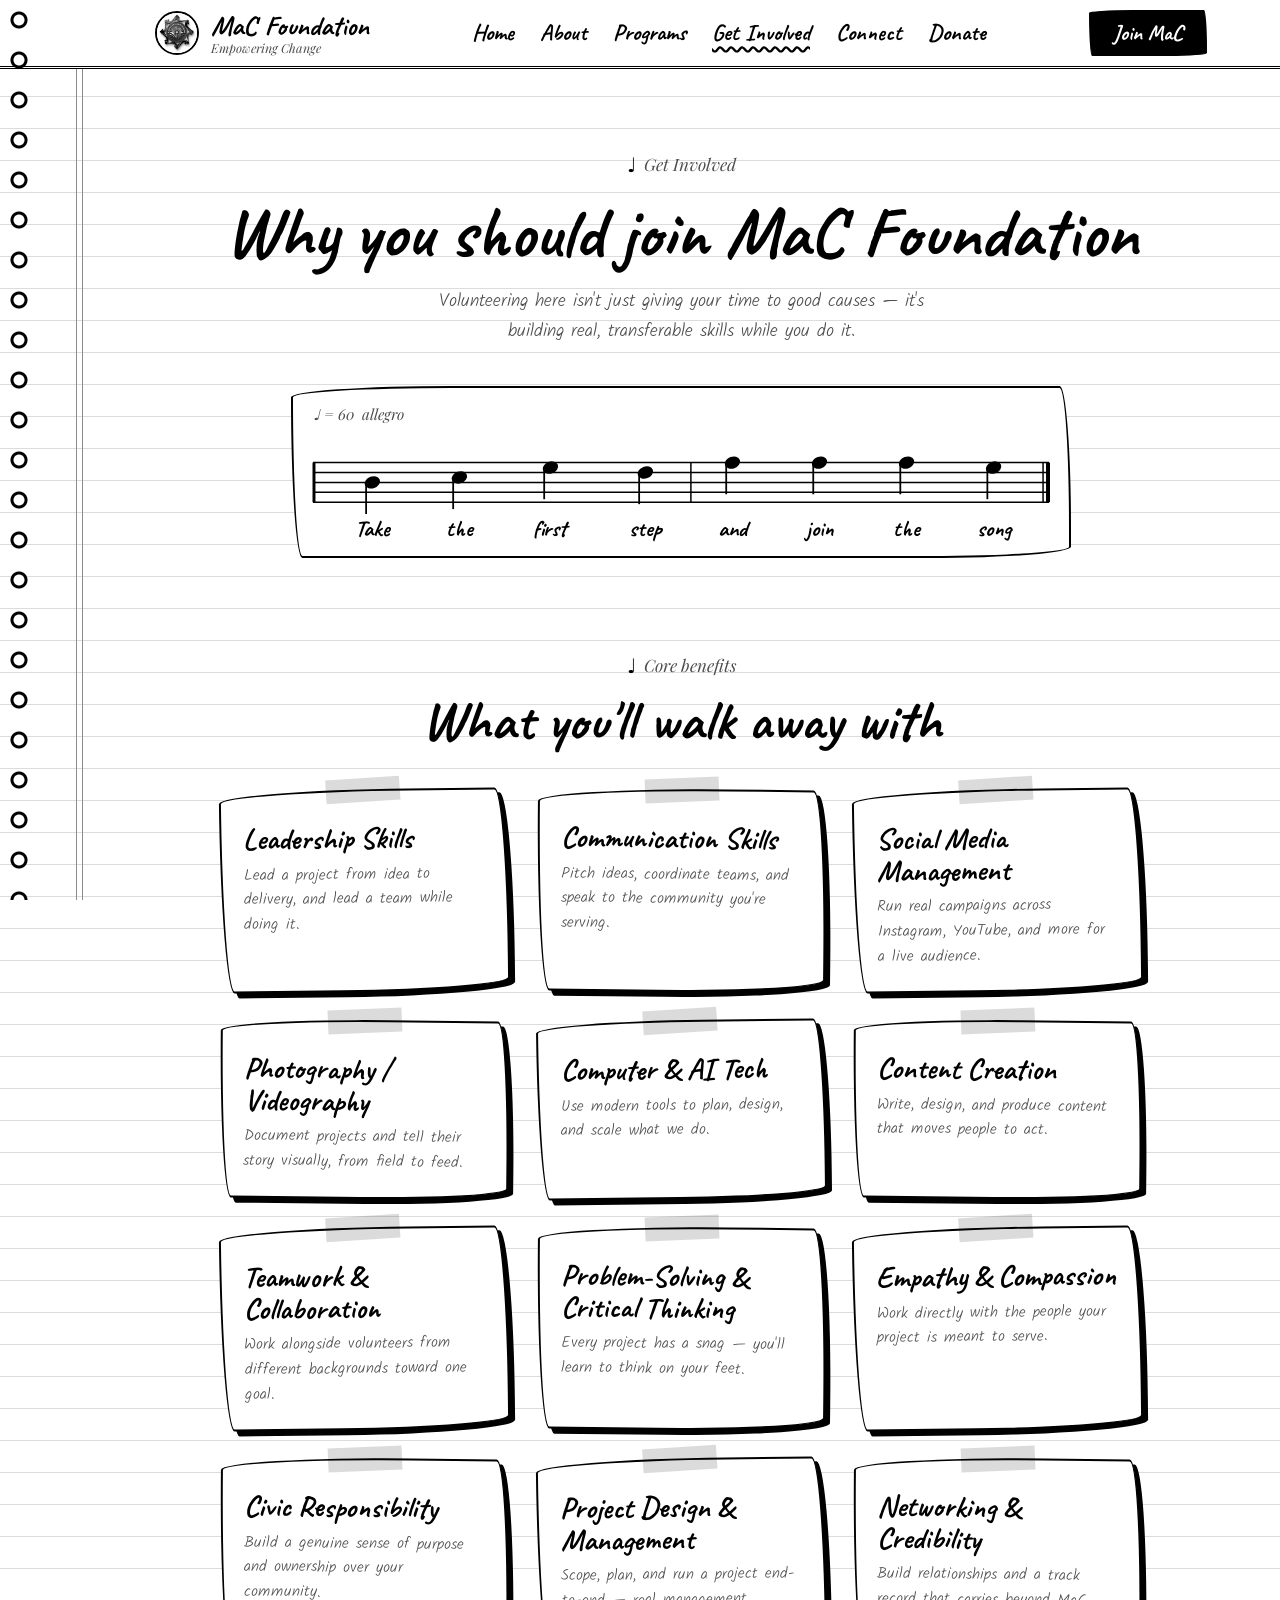
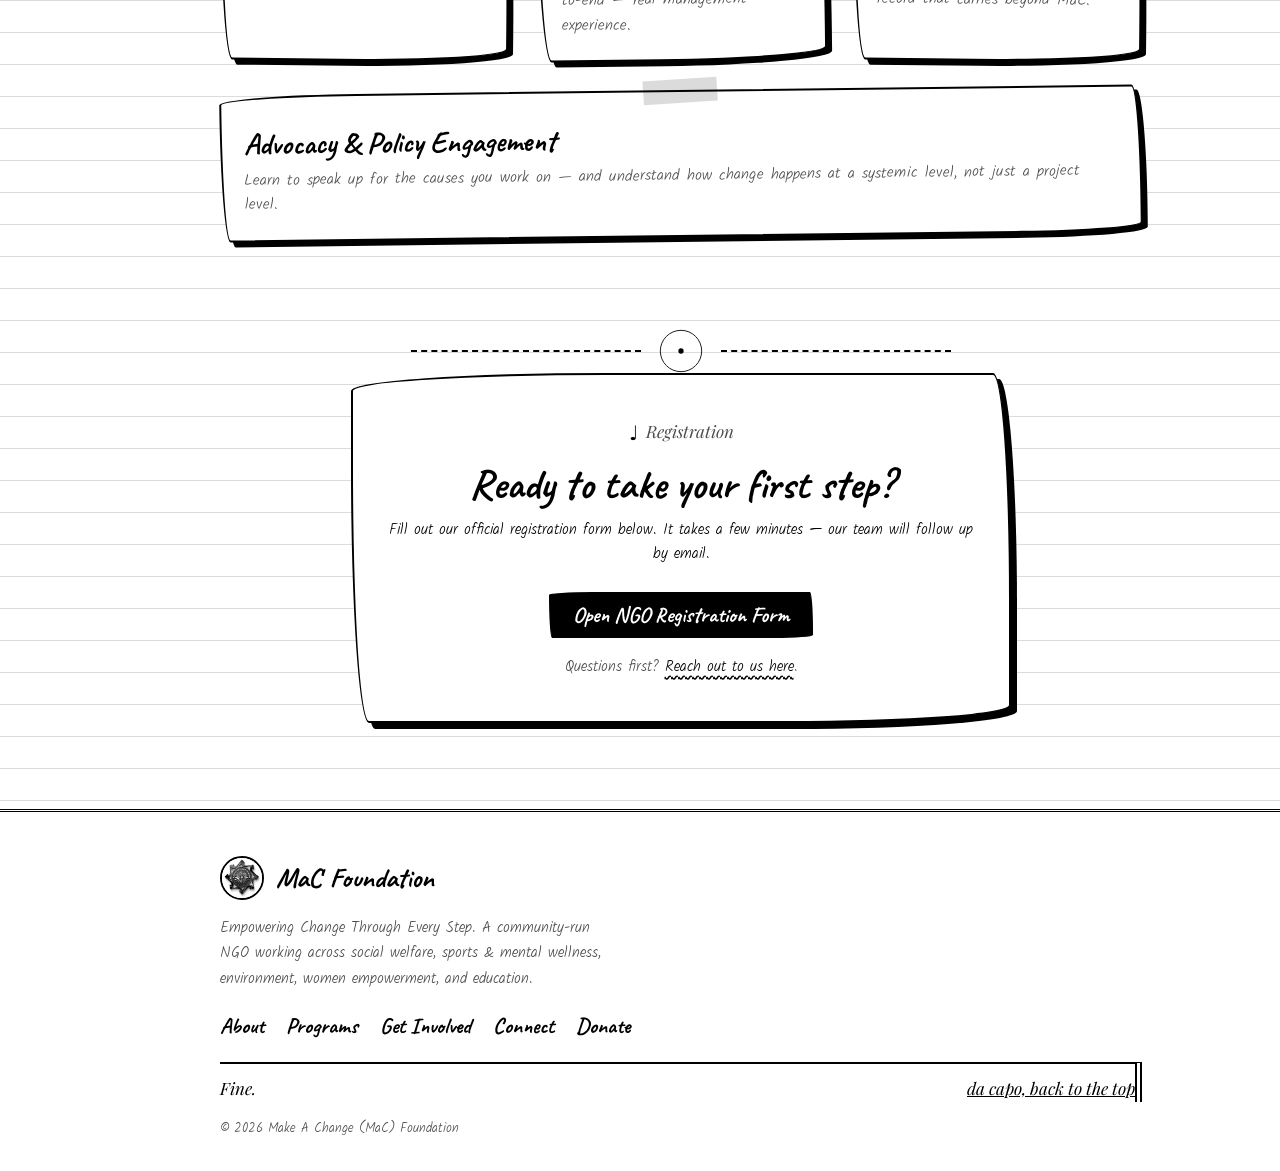
<file: get-involved.html>
<!DOCTYPE html>
<html lang="en">
<head>
<meta charset="UTF-8">
<meta name="viewport" content="width=device-width, initial-scale=1.0">
<title>Get Involved — MaC Foundation</title>
<meta name="description" content="Join MaC Foundation. See the skills you'll build and register to volunteer.">
<link rel="icon" href="assets/logo.jpg">
<link rel="preconnect" href="https://fonts.googleapis.com">
<link href="https://fonts.googleapis.com/css2?family=Caveat:wght@500;700&family=Kalam:wght@300;400&family=Playfair+Display:ital@1&display=swap" rel="stylesheet">
<link rel="stylesheet" href="assets/style.css">
<script>document.documentElement.classList.add("js");try{var p=location.pathname.split("/").pop();if(!(p===""||p==="index.html")&&sessionStorage.getItem("mac-seen"))document.documentElement.classList.add("no-loader");sessionStorage.setItem("mac-seen","1")}catch(e){}</script>
</head>
<body>
<div class="loader" id="loader" role="status" aria-label="Loading">
  <div class="loader-page">
    <p class="loader-text"><span>Good things take time</span></p>
    <div class="loader-staff"><i></i><i></i><i></i><i></i><i></i><b></b></div>
    <p class="loader-sub">♩ = 40 &nbsp;adagio</p>
  </div>
  <p class="loader-skip">tap to skip</p>
</div>


<header class="site">
  <div class="nav-row">
    <a href="index.html" class="brand">
      <img src="assets/logo.jpg" alt="MaC Foundation emblem">
      <span class="word"><b>MaC</b> Foundation<span>Empowering Change</span></span>
    </a>
    <nav class="links">
      <a href="index.html">Home</a>
      <a href="about.html">About</a>
      <a href="programs.html">Programs</a>
      <a href="get-involved.html">Get Involved</a>
      <a href="contact.html">Connect</a>
      <a href="donate.html">Donate</a>
    </nav>
    <a class="nav-cta" href="get-involved.html">Join MaC</a>
    <button class="menu-btn" aria-label="Toggle menu">☰</button>
  </div>
</header>

<section class="page-hero">
    <div class="wrap">
    <div class="eyebrow" style="justify-content:center;">Get Involved</div>
    <h1>Why you should join MaC Foundation</h1>
    <p>Volunteering here isn't just giving your time to good causes — it's building real, transferable skills while you do it.</p>
    <div class="melody" data-lyrics="Take the first step and join the song" data-tempo="allegro"></div>
  </div>
</section>

<section>
  <div class="wrap">
    <div class="section-head reveal">
      <div class="eyebrow" style="justify-content:center;">Core benefits</div>
      <h2>What you'll walk away with</h2>
    </div>
    <div class="grid cols-3">
      <div class="card reveal"><h3>Leadership Skills</h3><p>Lead a project from idea to delivery, and lead a team while doing it.</p></div>
      <div class="card reveal"><h3>Communication Skills</h3><p>Pitch ideas, coordinate teams, and speak to the community you're serving.</p></div>
      <div class="card reveal"><h3>Social Media Management</h3><p>Run real campaigns across Instagram, YouTube, and more for a live audience.</p></div>
      <div class="card reveal"><h3>Photography / Videography</h3><p>Document projects and tell their story visually, from field to feed.</p></div>
      <div class="card reveal"><h3>Computer &amp; AI Tech</h3><p>Use modern tools to plan, design, and scale what we do.</p></div>
      <div class="card reveal"><h3>Content Creation</h3><p>Write, design, and produce content that moves people to act.</p></div>
      <div class="card reveal"><h3>Teamwork &amp; Collaboration</h3><p>Work alongside volunteers from different backgrounds toward one goal.</p></div>
      <div class="card reveal"><h3>Problem-Solving &amp; Critical Thinking</h3><p>Every project has a snag — you'll learn to think on your feet.</p></div>
      <div class="card reveal"><h3>Empathy &amp; Compassion</h3><p>Work directly with the people your project is meant to serve.</p></div>
      <div class="card reveal"><h3>Civic Responsibility</h3><p>Build a genuine sense of purpose and ownership over your community.</p></div>
      <div class="card reveal"><h3>Project Design &amp; Management</h3><p>Scope, plan, and run a project end-to-end — real management experience.</p></div>
      <div class="card reveal"><h3>Networking &amp; Credibility</h3><p>Build relationships and a track record that carries beyond MaC.</p></div>
      <div class="card reveal" style="grid-column: span 3;"><h3>Advocacy &amp; Policy Engagement</h3><p>Learn to speak up for the causes you work on — and understand how change happens at a systemic level, not just a project level.</p></div>
    </div>
  </div>
</section>

<section>
  <div class="wrap">
    <div class="wheel-divider reveal">
      <span class="bar"></span>
      <svg class="hub" viewBox="0 0 100 100">
        <circle cx="50" cy="50" r="47" fill="none" stroke="var(--line-strong)" stroke-width="2"/>
        <circle cx="50" cy="50" r="6" fill="var(--ink-2)"/>
      </svg>
      <span class="bar right"></span>
    </div>
    <div class="form-panel reveal" style="text-align:center;">
      <div class="eyebrow" style="justify-content:center;">Registration</div>
      <h2 style="margin:14px 0 12px; font-size:28px;">Ready to take your first step?</h2>
      <p style="color:var(--text-dim); font-size:14.5px; margin-bottom:24px;">Fill out our official registration form below. It takes a few minutes — our team will follow up by email.</p>
      <a class="btn btn-primary" href="https://docs.google.com/forms/d/e/1FAIpQLSfW98B5haho9LvxrbwwzlAPbi4ExffO91Ml_QFrFjEGPkQFaA/viewform" target="_blank" rel="noopener">Open NGO Registration Form</a>
      <p class="form-note">Questions first? <a href="contact.html" style="color:var(--lavender);">Reach out to us here</a>.</p>
    </div>
  </div>
</section>

<footer class="site">
  <div class="wrap">
    <a href="index.html" class="brand">
      <img src="assets/logo.jpg" alt="MaC Foundation emblem">
      <span class="word"><b>MaC</b> Foundation</span>
    </a>
    <p class="tag">Empowering Change Through Every Step. A community-run NGO working across social welfare, sports &amp; mental wellness, environment, women empowerment, and education.</p>
    <nav class="fnav">
      <a href="about.html">About</a>
      <a href="programs.html">Programs</a>
      <a href="get-involved.html">Get Involved</a>
      <a href="contact.html">Connect</a>
      <a href="donate.html">Donate</a>
    </nav>
    <div class="fine"><span>Fine.</span><a href="#">da capo, back to the top</a></div>
    <p class="copy">© 2026 Make A Change (MaC) Foundation</p>
  </div>
</footer>

<script src="assets/script.js"></script>
</body>
</html>
</file>
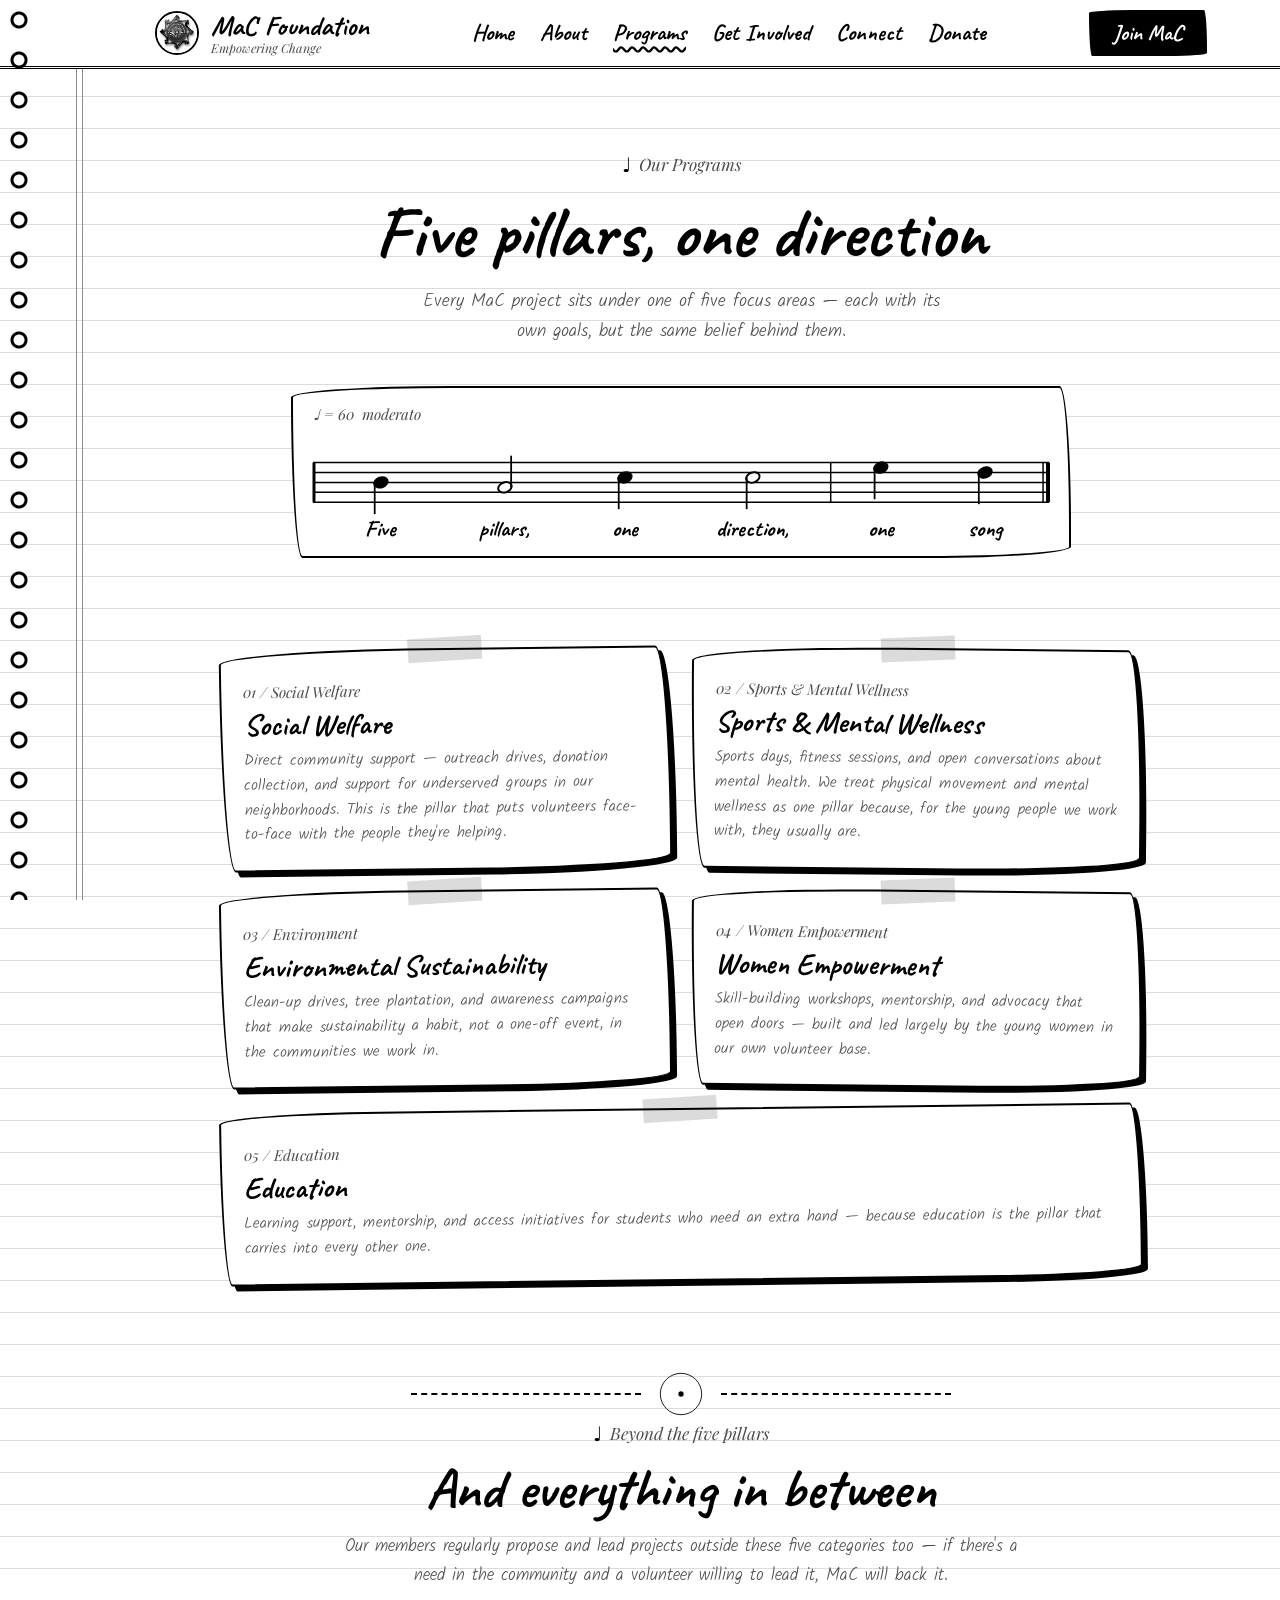
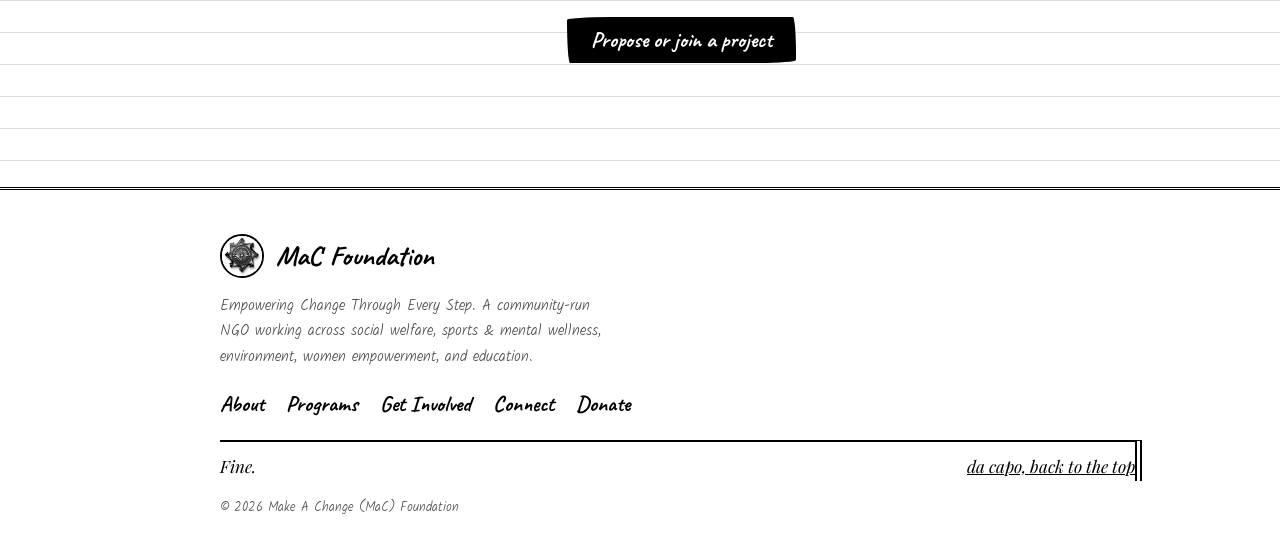
<file: programs.html>
<!DOCTYPE html>
<html lang="en">
<head>
<meta charset="UTF-8">
<meta name="viewport" content="width=device-width, initial-scale=1.0">
<title>Programs — MaC Foundation</title>
<meta name="description" content="Explore MaC Foundation's five pillars: Social Welfare, Sports & Mental Wellness, Environmental Sustainability, Women Empowerment, and Education.">
<link rel="icon" href="assets/logo.jpg">
<link rel="preconnect" href="https://fonts.googleapis.com">
<link href="https://fonts.googleapis.com/css2?family=Caveat:wght@500;700&family=Kalam:wght@300;400&family=Playfair+Display:ital@1&display=swap" rel="stylesheet">
<link rel="stylesheet" href="assets/style.css">
<script>document.documentElement.classList.add("js");try{var p=location.pathname.split("/").pop();if(!(p===""||p==="index.html")&&sessionStorage.getItem("mac-seen"))document.documentElement.classList.add("no-loader");sessionStorage.setItem("mac-seen","1")}catch(e){}</script>
</head>
<body>
<div class="loader" id="loader" role="status" aria-label="Loading">
  <div class="loader-page">
    <p class="loader-text"><span>Good things take time</span></p>
    <div class="loader-staff"><i></i><i></i><i></i><i></i><i></i><b></b></div>
    <p class="loader-sub">♩ = 40 &nbsp;adagio</p>
  </div>
  <p class="loader-skip">tap to skip</p>
</div>


<header class="site">
  <div class="nav-row">
    <a href="index.html" class="brand">
      <img src="assets/logo.jpg" alt="MaC Foundation emblem">
      <span class="word"><b>MaC</b> Foundation<span>Empowering Change</span></span>
    </a>
    <nav class="links">
      <a href="index.html">Home</a>
      <a href="about.html">About</a>
      <a href="programs.html">Programs</a>
      <a href="get-involved.html">Get Involved</a>
      <a href="contact.html">Connect</a>
      <a href="donate.html">Donate</a>
    </nav>
    <a class="nav-cta" href="get-involved.html">Join MaC</a>
    <button class="menu-btn" aria-label="Toggle menu">☰</button>
  </div>
</header>

<section class="page-hero">
    <div class="wrap">
    <div class="eyebrow" style="justify-content:center;">Our Programs</div>
    <h1>Five pillars, one direction</h1>
    <p>Every MaC project sits under one of five focus areas — each with its own goals, but the same belief behind them.</p>
    <div class="melody" data-lyrics="Five pillars, one direction, one song" data-tempo="moderato"></div>
  </div>
</section>

<section>
  <div class="wrap">
    <div class="grid cols-2" style="gap:20px;">

      <div class="card reveal">
        <div class="num">01 / Social Welfare</div>
        <h3>Social Welfare</h3>
        <p>Direct community support — outreach drives, donation collection, and support for underserved groups in our neighborhoods. This is the pillar that puts volunteers face-to-face with the people they're helping.</p>
      </div>

      <div class="card reveal">
        <div class="num">02 / Sports &amp; Mental Wellness</div>
        <h3>Sports &amp; Mental Wellness</h3>
        <p>Sports days, fitness sessions, and open conversations about mental health. We treat physical movement and mental wellness as one pillar because, for the young people we work with, they usually are.</p>
      </div>

      <div class="card reveal">
        <div class="num">03 / Environment</div>
        <h3>Environmental Sustainability</h3>
        <p>Clean-up drives, tree plantation, and awareness campaigns that make sustainability a habit, not a one-off event, in the communities we work in.</p>
      </div>

      <div class="card reveal">
        <div class="num">04 / Women Empowerment</div>
        <h3>Women Empowerment</h3>
        <p>Skill-building workshops, mentorship, and advocacy that open doors — built and led largely by the young women in our own volunteer base.</p>
      </div>

      <div class="card reveal" style="grid-column: span 2;">
        <div class="num">05 / Education</div>
        <h3>Education</h3>
        <p>Learning support, mentorship, and access initiatives for students who need an extra hand — because education is the pillar that carries into every other one.</p>
      </div>

    </div>
  </div>
</section>

<section>
  <div class="wrap">
    <div class="wheel-divider reveal">
      <span class="bar"></span>
      <svg class="hub" viewBox="0 0 100 100">
        <circle cx="50" cy="50" r="47" fill="none" stroke="var(--line-strong)" stroke-width="2"/>
        <circle cx="50" cy="50" r="6" fill="var(--ink-2)"/>
      </svg>
      <span class="bar right"></span>
    </div>
    <div class="section-head reveal">
      <div class="eyebrow" style="justify-content:center;">Beyond the five pillars</div>
      <h2>And everything in between</h2>
      <p>Our members regularly propose and lead projects outside these five categories too — if there's a need in the community and a volunteer willing to lead it, MaC will back it.</p>
      <div style="margin-top:26px;">
        <a class="btn btn-primary" href="get-involved.html">Propose or join a project</a>
      </div>
    </div>
  </div>
</section>

<footer class="site">
  <div class="wrap">
    <a href="index.html" class="brand">
      <img src="assets/logo.jpg" alt="MaC Foundation emblem">
      <span class="word"><b>MaC</b> Foundation</span>
    </a>
    <p class="tag">Empowering Change Through Every Step. A community-run NGO working across social welfare, sports &amp; mental wellness, environment, women empowerment, and education.</p>
    <nav class="fnav">
      <a href="about.html">About</a>
      <a href="programs.html">Programs</a>
      <a href="get-involved.html">Get Involved</a>
      <a href="contact.html">Connect</a>
      <a href="donate.html">Donate</a>
    </nav>
    <div class="fine"><span>Fine.</span><a href="#">da capo, back to the top</a></div>
    <p class="copy">© 2026 Make A Change (MaC) Foundation</p>
  </div>
</footer>

<script src="assets/script.js"></script>
</body>
</html>
</file>
<file: assets/style.css>
/* MaC Foundation — black & white notebook theme */
:root{
  --ink:#000; --paper:#fff; --g2:#4d4d4d; --g3:#8c8c8c; --rule:#dcdcdc;
  --lavender:#000; --line-strong:#000; --ink-2:#000;
  --hand:"Caveat","Segoe Print","Comic Sans MS",cursive;
  --body:"Kalam","Segoe Print","Comic Sans MS",cursive;
  --music:"Playfair Display",Georgia,serif;
  --wob:255px 18px 225px 18px/18px 225px 18px 255px;
}
*{box-sizing:border-box}
html{scroll-behavior:smooth}
body{margin:0;color:var(--ink);font-family:var(--body);font-weight:300;font-size:17px;line-height:1.7;
  background:#fff linear-gradient(var(--rule) 1px,transparent 1px) 0 0/100% 32px}
/* margin line + spiral binding */
body::before{content:"";position:fixed;top:0;bottom:0;left:76px;width:5px;border-left:1px solid var(--g3);border-right:1px solid var(--g3);pointer-events:none;z-index:0}
body::after{content:"";position:fixed;top:0;bottom:0;left:0;width:38px;pointer-events:none;z-index:60;
  background:radial-gradient(circle at 19px 20px,#fff 0 5px,#000 6px 8px,transparent 9px) 0 0/38px 40px repeat-y}
img{max-width:100%;display:block}
a{color:inherit;text-decoration:none}
h1,h2,h3,h4{font-family:var(--hand);font-weight:700;margin:0;line-height:1.05}
p{margin:0} ul{margin:0;padding:0;list-style:none}
.wrap{max-width:1060px;margin:0 auto;padding:0 28px 0 110px;position:relative;z-index:1}
section{padding:46px 0;position:relative;z-index:1}

.eyebrow{font-family:var(--music);font-style:italic;font-size:17px;color:var(--g2);display:flex;align-items:center;gap:8px}
.eyebrow::before{content:"♩";font-style:normal;font-size:20px;color:var(--ink)}

/* header */
header.site{position:sticky;top:0;z-index:50;background:#fff;border-bottom:3px double #000}
.nav-row{display:flex;align-items:center;justify-content:space-between;gap:16px;padding:10px 28px 10px 110px;max-width:1190px;margin:0 auto}
.brand{display:flex;align-items:center;gap:12px}
.brand img{width:44px;height:44px;border-radius:50%;object-fit:cover;border:2px solid #000;background:#fff}
.brand .word{font-family:var(--hand);font-size:28px;font-weight:700;line-height:1}
.brand .word span{display:block;font-family:var(--music);font-style:italic;font-weight:400;font-size:12.5px;color:var(--g2);margin-top:2px}
nav.links{display:flex;gap:26px}
nav.links a{font-family:var(--hand);font-size:23px;font-weight:700;padding:2px 0;text-decoration:underline wavy transparent;text-underline-offset:5px}
nav.links a:hover,nav.links a.active{text-decoration-color:#000}
.nav-cta,.btn{font-family:var(--hand);font-weight:700;font-size:22px;line-height:1;padding:10px 22px;border:2px solid #000;border-radius:var(--wob);display:inline-block;white-space:nowrap;transition:transform .15s,background .15s,color .15s}
.btn-primary,.nav-cta{background:#000;color:#fff}
.btn-ghost{background:#fff;color:#000}
.nav-cta:hover,.btn:hover{transform:rotate(-2deg) translateY(-2px);box-shadow:4px 4px 0 var(--g3)}
.btn:focus-visible,a:focus-visible,button:focus-visible{outline:3px solid #000;outline-offset:3px}
.menu-btn{display:none;background:#fff;border:2px solid #000;font-size:20px;width:42px;height:38px;border-radius:8px;cursor:pointer}

/* hero */
.glow{display:none}
.hero,.page-hero{text-align:center;padding:78px 0 44px}
.hero h1{font-size:clamp(46px,8vw,92px);margin:16px 0 22px}
.hero h1 em{font-style:normal;background:#000;color:#fff;padding:0 .18em;border-radius:6px;box-decoration-break:clone;-webkit-box-decoration-break:clone}
.page-hero h1{font-size:clamp(42px,6.5vw,72px);margin:14px 0 16px}
.lede,.page-hero p{max-width:60ch;margin:0 auto;font-size:18px;color:var(--g2)}
.hero-ctas{display:flex;gap:14px;justify-content:center;flex-wrap:wrap;margin-top:30px}

/* music: staff-lyrics, marquee, measures */
.melody{max-width:780px;margin:38px auto 0;text-align:left;background:#fff;border:2px solid #000;border-radius:var(--wob);padding:14px 20px 8px;position:relative}
.melody .tempo{font-family:var(--music);font-style:italic;font-size:15px;color:var(--g2)}
.melody svg{display:block;width:100%;overflow:visible}
.melody text{font-family:var(--hand);font-size:23px;font-weight:700;fill:#000}
.marquee{border-block:3px solid #000;background:#000;color:#fff;overflow:hidden;white-space:nowrap;padding:10px 0;position:relative;z-index:2}
.marquee div{display:inline-block;font-family:var(--music);font-style:italic;font-size:21px;animation:slide 45s linear infinite}
.marquee span{padding-right:2.2em}
@keyframes slide{to{transform:translateX(-50%)}}

/* divider */
.wheel-divider{display:flex;align-items:center;justify-content:center;gap:18px}
.wheel-divider .bar{flex:1;max-width:230px;border-top:2px dashed #000}
.hub{width:44px;height:44px}

.section-head{text-align:center;max-width:700px;margin:0 auto 38px}
.section-head h2{font-size:clamp(36px,5vw,56px);margin:10px 0 14px}
.section-head p{color:var(--g2)}

/* sheets / cards */
.grid{display:grid;gap:28px}
.cols-5{grid-template-columns:repeat(5,1fr)} .cols-3{grid-template-columns:repeat(3,1fr)} .cols-2{grid-template-columns:repeat(2,1fr)}
.card{position:relative;background:#fff;border:2px solid #000;border-radius:var(--wob);padding:28px 22px 22px;box-shadow:5px 5px 0 #000}
.card:nth-child(odd){transform:rotate(-.7deg)} .card:nth-child(even){transform:rotate(.6deg)}
.card::before{content:"";position:absolute;top:-13px;left:50%;width:74px;height:24px;background:rgba(0,0,0,.14);transform:translateX(-50%) rotate(-3deg)}
.card .num{font-family:var(--music);font-style:italic;color:var(--g2);font-size:15px}
.card h3{font-size:30px;margin:4px 0 8px}
.card p{font-size:15.5px;color:var(--g2);line-height:1.6}

.chip-grid{display:flex;flex-wrap:wrap;gap:14px;justify-content:center;max-width:860px;margin:0 auto}
.chip{font-family:var(--hand);font-weight:700;font-size:22px;line-height:1;padding:9px 18px;border:2px dashed #000;border-radius:999px;background:#fff}
.chip:nth-child(3n){transform:rotate(-1.5deg)} .chip:nth-child(3n+1){transform:rotate(1.2deg)}
.chip.accent-1{background:#000;color:#fff;border-style:solid}
.chip.accent-2{border-style:solid;box-shadow:3px 3px 0 #000}

.form-panel{max-width:660px;margin:0 auto;background:#fff;border:2px solid #000;border-radius:var(--wob);padding:40px 32px;position:relative;box-shadow:6px 6px 0 #000}
.form-panel h2{font-size:42px!important}
.form-panel p{color:var(--g2)}
.form-note{margin-top:18px;font-size:14.5px}
.form-note a,.donate-info a{text-decoration:underline wavy;text-underline-offset:4px}

/* about: measures */
.timeline{display:grid;grid-template-columns:repeat(4,1fr);counter-reset:m;background:#fff;border:2px solid #000;border-right:7px double #000}
.timeline .item{padding:22px 20px;border-right:2px solid #000;counter-increment:m;position:relative}
.timeline .item:last-child{border-right:0}
.timeline .item::before{content:"m. " counter(m);font-family:var(--music);font-style:italic;font-size:14px;color:var(--g2)}
.timeline h4{font-size:32px;margin:2px 0 6px}
.timeline p{font-size:15px;color:var(--g2);line-height:1.6}

/* contact */
.connect-grid{display:grid;grid-template-columns:repeat(2,1fr);gap:22px}
.connect-item{display:flex;align-items:center;gap:16px;padding:18px 22px;background:#fff;border:2px solid #000;border-radius:var(--wob);transition:background .15s,color .15s,transform .15s;min-width:0}
.connect-item:hover{background:#000;color:#fff;transform:rotate(-.8deg)}
.connect-item>span{min-width:0}
.connect-item .ic{width:34px;height:34px;flex:none}
.lbl{display:block;font-family:var(--hand);font-weight:700;font-size:26px;line-height:1}
.val{display:block;font-size:14px;overflow-wrap:anywhere}

/* donate */
.donate-grid{display:grid;grid-template-columns:1.2fr 1fr;gap:44px;align-items:start}
.donate-info h2{font-size:44px;margin:8px 0 12px}
.donate-info p{color:var(--g2)}
.donate-info ul{margin-top:16px}
.donate-info li{padding-left:28px;position:relative;margin-bottom:8px;font-size:15.5px}
.donate-info li::before{content:"♪";position:absolute;left:2px;font-style:normal}
.qr-panel,.bank-panel{background:#fff;border:2px solid #000;border-radius:var(--wob);padding:24px;margin-bottom:24px}
.qr-label{font-family:var(--hand);font-weight:700;font-size:28px;text-align:center}
.qr-box{width:200px;height:200px;margin:12px auto;border:2px dashed #000;display:grid;place-items:center;text-align:center;font-family:var(--music);font-style:italic;color:var(--g2)}
.qr-note{text-align:center;font-size:13px;color:var(--g2)}
.bank-panel .row{display:flex;justify-content:space-between;gap:12px;padding:8px 0;border-bottom:2px dotted var(--g3)}
.bank-panel .row:last-child{border-bottom:0}
.bank-panel .k{font-family:var(--hand);font-weight:700;font-size:21px}

/* footer */
footer.site{border-top:3px double #000;background:#fff;padding:44px 0 30px;margin-top:40px;position:relative;z-index:1}
footer.site .wrap{display:flex;flex-direction:column;gap:16px;align-items:flex-start}
footer .tag{max-width:56ch;color:var(--g2);font-size:15px}
.fnav{display:flex;gap:22px;flex-wrap:wrap}
.fnav a{font-family:var(--hand);font-weight:700;font-size:22px;text-decoration:underline wavy transparent;text-underline-offset:5px}
.fnav a:hover{text-decoration-color:#000}
.copy{font-size:13px;color:var(--g2)}
.fine{align-self:stretch;display:flex;align-items:center;justify-content:space-between;gap:16px;border-top:2px solid #000;border-right:7px double #000;padding-top:10px;font-family:var(--music);font-style:italic}
.fine a{text-decoration:underline}

/* reveal */
.js .reveal{opacity:0;transition:opacity .7s ease}
.js .reveal.in{opacity:1}

/* loading screen */
.loader{position:fixed;inset:0;z-index:999;display:grid;place-items:center;text-align:center;cursor:pointer;
  background:#fff linear-gradient(var(--rule) 1px,transparent 1px) 0 0/100% 32px;animation:lift .9s cubic-bezier(.7,0,.3,1) 3.6s forwards}
.loader.gone,.no-loader .loader{display:none}
.loader::before{content:"";position:absolute;top:0;bottom:0;left:76px;width:5px;border-left:1px solid var(--g3);border-right:1px solid var(--g3)}
.loader-page{padding:0 24px;background:#fff;border:2px solid #000;border-radius:var(--wob);box-shadow:6px 6px 0 #000;padding:42px clamp(24px,5vw,64px) 30px;position:relative;max-width:92vw}
.loader-text{font-family:var(--hand);font-weight:700;font-size:clamp(42px,9vw,84px);line-height:1.1;margin:0}
.loader-text span{display:inline-block;padding:0 .08em .12em 0;clip-path:inset(0 100% 0 0);animation:write 2.3s cubic-bezier(.5,0,.3,1) .6s forwards}
.loader-staff{position:relative;width:min(520px,76vw);height:40px;margin:26px auto 12px}
.loader-staff i{position:absolute;left:0;right:0;height:2px;background:#000}
.loader-staff i:nth-child(1){top:0}.loader-staff i:nth-child(2){top:10px}.loader-staff i:nth-child(3){top:20px}.loader-staff i:nth-child(4){top:30px}.loader-staff i:nth-child(5){top:40px}
.loader-staff b{position:absolute;left:0;top:-5px;width:16px;height:12px;margin:-6px 0 0 -8px;background:#000;border-radius:50%;transform:rotate(-20deg);animation:ballx 3.2s .4s cubic-bezier(.5,0,.4,1) forwards,bally .8s ease-in-out infinite alternate}
.loader-sub{font-family:var(--music);font-style:italic;font-size:15px;color:var(--g2)}
.loader-skip{position:absolute;bottom:22px;left:0;right:0;font-size:13px;color:var(--g3)}
@keyframes write{to{clip-path:inset(0 0 0 0)}}
@keyframes ballx{from{left:0}to{left:100%}}
@keyframes bally{from{top:-5px}to{top:25px}}
@keyframes lift{to{transform:translateY(-100%);visibility:hidden}}

@media (max-width:900px){
  .cols-5{grid-template-columns:repeat(2,1fr)} .cols-3{grid-template-columns:repeat(2,1fr)}
  .timeline{grid-template-columns:1fr 1fr}
  .timeline .item:nth-child(2){border-right:0}
  .timeline .item:nth-child(-n+2){border-bottom:2px solid #000}
  .donate-grid{grid-template-columns:1fr}
}
@media (max-width:860px){
  nav.links{position:absolute;top:100%;left:0;right:0;background:#fff;border-bottom:3px double #000;flex-direction:column;padding:12px 28px 18px 60px;gap:8px;display:none}
  nav.links.open{display:flex}
  .nav-cta{display:none} .menu-btn{display:block}
}
@media (max-width:640px){
  body::before,.loader::before{left:44px} body::after{width:30px;background-size:30px 40px;background-image:radial-gradient(circle at 15px 20px,#fff 0 4px,#000 5px 7px,transparent 8px)}
  .wrap,.nav-row{padding-left:62px;padding-right:18px}
  .grid,.connect-grid{grid-template-columns:1fr!important}
  .grid .card{grid-column:auto!important}
  .timeline{grid-template-columns:1fr}
  .timeline .item{border-right:0!important;border-bottom:2px solid #000}
  .timeline .item:last-child{border-bottom:0}
  .melody{padding:12px 12px 6px} .melody text{font-size:19px}
}
@media (prefers-reduced-motion:reduce){
  .marquee div{animation:none}
  .loader{animation-duration:.01s;animation-delay:1.2s}
  .loader-text span{animation-duration:.01s;animation-delay:0s}
  .loader-staff b{animation:none;left:100%}
  .js .reveal{opacity:1;transition:none}
      }
</file>
